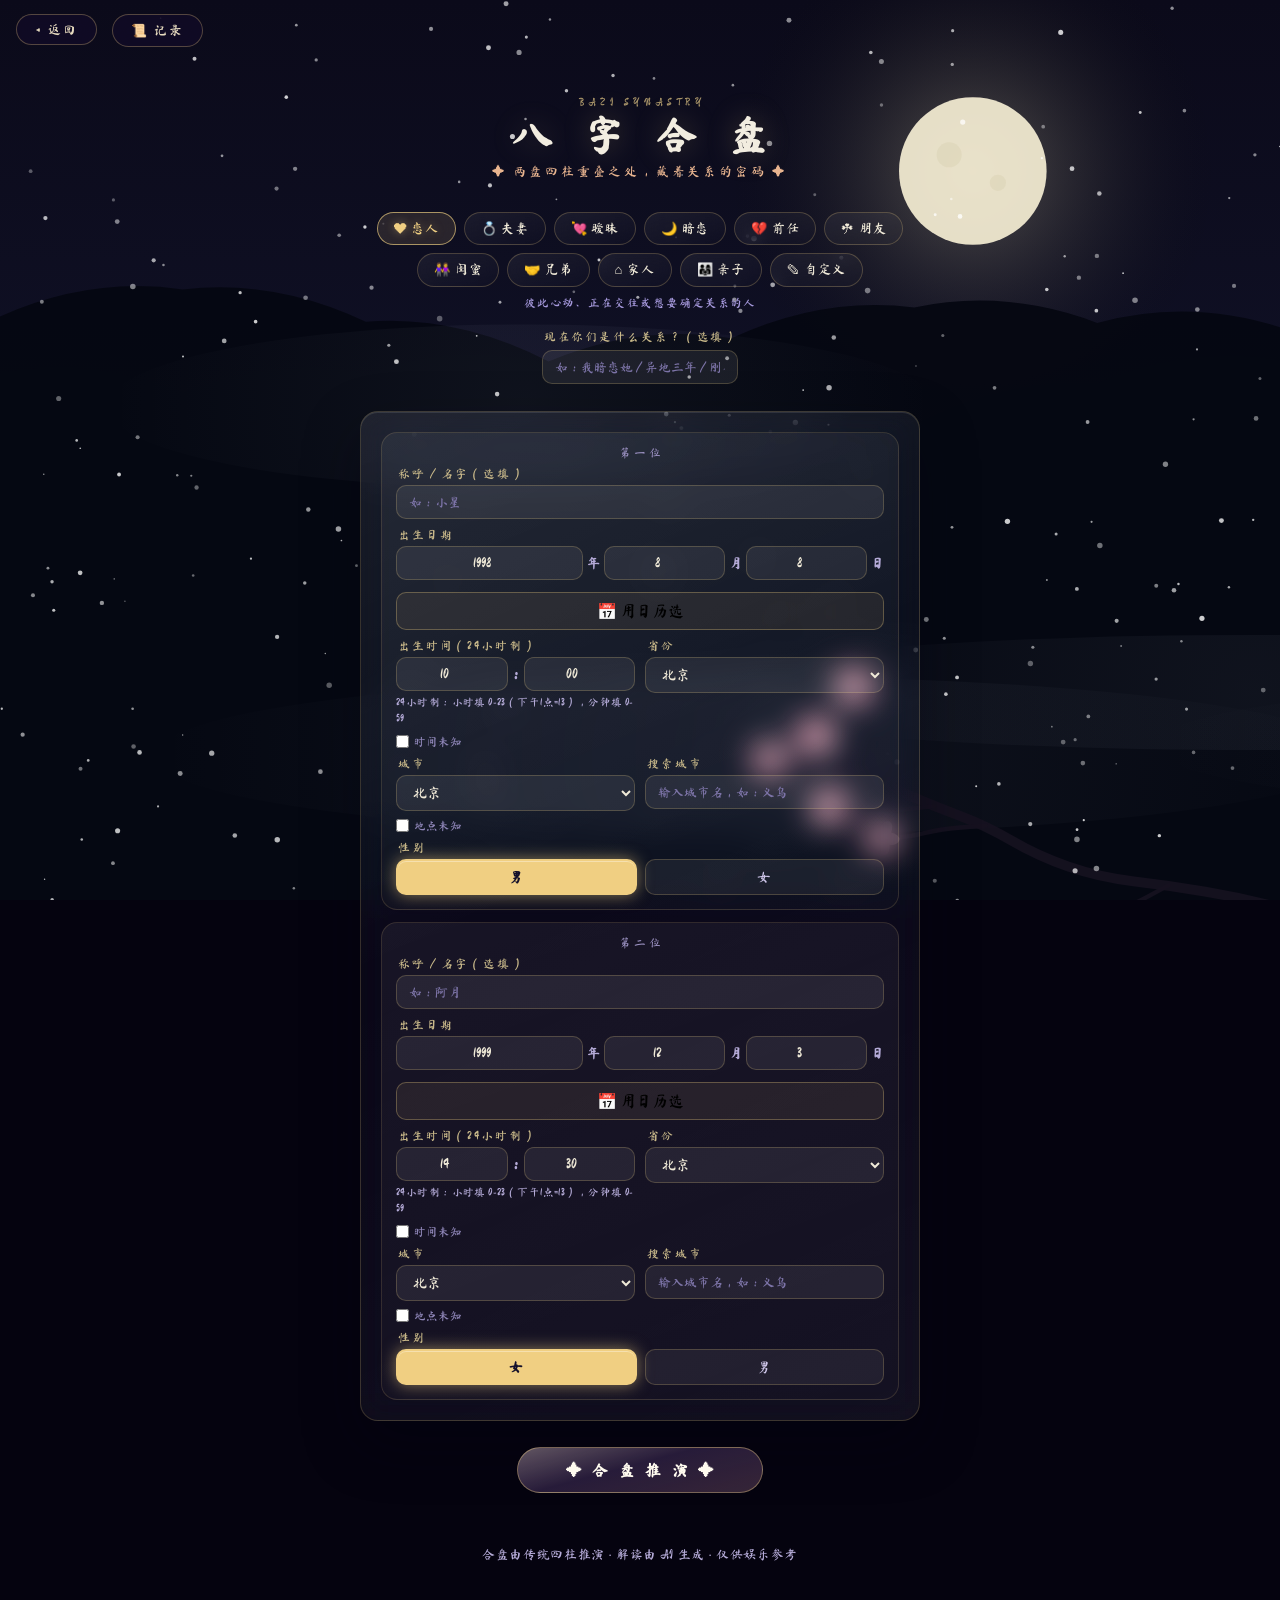
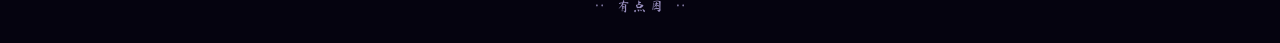
<file: bazi/hehun/index.html>
<!DOCTYPE html>
<html lang="zh-CN">
<head>
<meta charset="UTF-8">
<meta name="viewport" content="width=device-width,initial-scale=1,viewport-fit=cover">
<title>八字合盘 · 有点困</title>
<link rel="preconnect" href="https://fonts.loli.net">
<link rel="preconnect" href="https://fonts.loli.net">
<link rel="stylesheet" href="https://fonts.loli.net/css2?family=Ma+Shan+Zheng&display=swap">
<style>
:root{--gold:#f0cf82;--gold-rgb:240,207,130;--gold-dim:#a9956a;--ivory:#f2ede0;--muted:#b5abd8;--purple:#c9b0e8;--purple-rgb:201,176,232;--glass-rgb:255,255,255}
*{margin:0;padding:0;box-sizing:border-box;-webkit-tap-highlight-color:transparent}
html,body{min-height:100%;background:#05030f}
body{font-family:"Ma Shan Zheng","Xingkai SC","STXingkai","Kaiti SC","STKaiti","KaiTi","楷体",serif;color:var(--ivory);overflow-x:hidden;user-select:none}
canvas#stars{position:fixed;inset:0;z-index:0}
body[data-phase="day"]{--gold:#8a6a2e;--gold-rgb:138,106,46;--gold-dim:#9c8a68;--ivory:#2c2a36;--muted:#6b6480;--purple:#7a5a9a;--purple-rgb:122,90,154;--glass-rgb:70,58,44}
body[data-phase="dusk"]{--gold:#a85f2c;--gold-rgb:168,95,44;--gold-dim:#a08560;--ivory:#38282a;--muted:#8a7068;--purple:#8a5a72;--purple-rgb:138,90,114;--glass-rgb:80,50,38}
body[data-phase="day"],body[data-phase="dusk"]{background:#efe8d8}
.btn-back{position:fixed;top:max(14px,env(safe-area-inset-top));left:16px;z-index:10;
  background:rgba(20,12,44,.55);border:1px solid rgba(240,207,130,.3);color:#e8dcc0;
  border-radius:999px;padding:8px 18px;font-size:.8rem;letter-spacing:.15em;cursor:pointer;
  backdrop-filter:blur(8px);-webkit-backdrop-filter:blur(8px);font-family:inherit}
.portal{position:relative;z-index:2;min-height:100svh;display:flex;flex-direction:column;
  align-items:center;text-align:center;padding:clamp(64px,11vh,96px) 20px 30px}
.kicker{font-size:.68rem;letter-spacing:.42em;text-indent:.42em;color:var(--gold-dim)}
.p-title{font-size:clamp(1.7rem,6.4vw,2.5rem);letter-spacing:.3em;text-indent:.3em;font-weight:600;
  color:var(--ivory);text-shadow:0 0 30px rgba(240,207,130,.25);margin-top:8px}
.p-sub{margin-top:10px;font-size:.8rem;letter-spacing:.22em;color:#e8b48f}
.rel-bar{display:flex;gap:8px;justify-content:center;flex-wrap:wrap;margin-top:clamp(22px,4vh,34px);width:min(560px,94vw)}
.rel-chip{cursor:pointer;user-select:none;-webkit-user-select:none;padding:8px 16px;border-radius:999px;
  border:1px solid rgba(240,207,130,.24);color:#f0ead8;font-size:.82rem;letter-spacing:.06em;
  background:linear-gradient(160deg,rgba(255,255,255,.06),rgba(255,255,255,.012));
  backdrop-filter:blur(8px);-webkit-backdrop-filter:blur(8px);transition:.2s}
.rel-chip.on{border-color:rgba(240,207,130,.65);color:var(--gold);background:rgba(240,207,130,.12);
  text-shadow:0 0 10px rgba(240,207,130,.4)}
/* 昼夜主题（浅色向日葵底）适配：关系选择胶囊 */
body[data-phase="day"] .rel-chip,body[data-phase="dusk"] .rel-chip{
  color:#5d4e2c;border-color:rgba(138,106,46,.42);
  background:linear-gradient(160deg,rgba(240,207,130,.38),rgba(255,255,255,.5));
  text-shadow:none}
body[data-phase="day"] .rel-chip.on,body[data-phase="dusk"] .rel-chip.on{
  border-color:rgba(138,106,46,.75);color:#4a3c1c;background:rgba(240,207,130,.55);
  box-shadow:0 0 12px rgba(138,106,46,.3);text-shadow:none}
.b-form{width:min(560px,94vw);margin-top:clamp(18px,3vh,28px);text-align:left;
  background:linear-gradient(155deg,rgba(255,255,255,.085),rgba(255,255,255,.025) 45%,rgba(255,255,255,.055));
  border:1px solid rgba(240,207,130,.18);border-radius:18px;
  padding:clamp(14px,3vw,20px);
  backdrop-filter:blur(16px) saturate(150%);-webkit-backdrop-filter:blur(16px) saturate(150%);
  box-shadow:0 22px 56px rgba(4,2,18,.35), inset 0 1px 0 rgba(255,255,255,.10)}
.b-pair-person{background:linear-gradient(160deg,rgba(255,255,255,.06),rgba(255,255,255,.015));
  border:1px solid rgba(240,207,130,.15);border-radius:16px;
  padding:14px;display:flex;flex-direction:column;gap:10px;margin-bottom:12px}
.b-pair-person:last-child{margin-bottom:0}
.b-pair-tag{font-size:.72rem;color:#9a90c0;letter-spacing:.3em;text-align:center;text-indent:.3em}
.b-row{display:flex;gap:10px}
.b-row .b-field{flex:1;min-width:0}
.b-field{display:flex;flex-direction:column;gap:6px}
.b-label{font-size:.74rem;color:#c9b98a;letter-spacing:.16em;text-indent:.16em}
.b-input,.b-select{width:100%;background:rgba(255,255,255,.07);border:1px solid rgba(240,207,130,.22);
  border-radius:10px;padding:9px 12px;color:#f0ead8;font-family:inherit;font-size:.88rem;outline:none;
  color-scheme:dark;transition:.2s}
.b-input:focus,.b-select:focus{border-color:rgba(240,207,130,.6);background:rgba(240,207,130,.06)}
.b-input::placeholder{color:#7d74a8;font-size:.8rem}
.b-pickrow{display:flex;gap:8px}
.b-pick{flex:none;width:38px;height:38px;border-radius:10px;border:1px solid rgba(240,207,130,.3);
  background:rgba(240,207,130,.08);cursor:pointer;font-size:1rem;line-height:1;
  display:flex;align-items:center;justify-content:center;transition:.2s;padding:0;font-family:inherit}
.b-pick:active{background:rgba(240,207,130,.2);transform:scale(.93)}
.b-unknown{display:flex;align-items:center;gap:5px;font-size:.72rem;color:#8f86b8;cursor:pointer;user-select:none;margin-top:2px}
.b-unknown input{accent-color:#f0cf82}
.b-hint{font-size:.66rem;color:var(--muted);letter-spacing:.04em;margin-top:-2px;line-height:1.5}
.b-time{display:flex;align-items:center;gap:6px}
.b-time .b-input{text-align:center;padding:9px 6px;min-width:0}
.b-time-hh{flex:1}
.b-time-mm{flex:1}
.b-time-colon{flex:none;color:var(--muted);font-size:1.05rem;font-weight:600;line-height:1}
.b-date{display:flex;align-items:center;gap:4px}
.b-date .b-input{text-align:center;padding:9px 4px;min-width:0}
.b-date-y{flex:1.6}
.b-date-m{flex:1}
.b-date-d{flex:1}
.b-date-sep{flex:none;color:var(--muted);font-size:.8rem;font-weight:600}
.b-field.dim{opacity:.45}
.b-gender{display:flex;gap:8px}
.b-gender button{flex:1;padding:9px 0;border-radius:10px;border:1px solid rgba(240,207,130,.22);
  background:rgba(255,255,255,.06);color:#cfc6ea;font-family:inherit;font-size:.84rem;cursor:pointer;transition:.2s;letter-spacing:.1em}
.b-gender button.on{color:#14102b;background:var(--gold);border-color:var(--gold);font-weight:700;
  box-shadow:0 0 16px rgba(240,207,130,.55),inset 0 1px 0 rgba(255,255,255,.35);border-width:2px}
body[data-phase="day"] .b-gender button,body[data-phase="dusk"] .b-gender button{
  color:#5d4e2c;border-color:rgba(138,106,46,.35);background:rgba(255,255,255,.5)}
body[data-phase="day"] .b-gender button.on,body[data-phase="dusk"] .b-gender button.on{
  color:#14102b;background:linear-gradient(160deg,#d9b45c,#b8872e);border-color:#8a6a2e;font-weight:700;
  box-shadow:0 0 14px rgba(138,106,46,.5),inset 0 1px 0 rgba(255,255,255,.4);border-width:2px}
.btn-gold{margin-top:clamp(18px,3vh,26px);cursor:pointer;border-radius:999px;
  padding:14px 44px;font-size:.98rem;letter-spacing:.24em;text-indent:.24em;
  font-family:inherit;font-weight:600;color:#fffbef;position:relative;overflow:hidden;isolation:isolate;
  background:linear-gradient(165deg,rgba(255,238,196,.32),rgba(240,207,130,.08) 44%,rgba(198,150,74,.18)),linear-gradient(#160c33,#160c33);
  border:1px solid rgba(240,207,130,.4);transition:.25s;
  backdrop-filter:blur(12px);-webkit-backdrop-filter:blur(12px)}
.btn-gold:disabled{opacity:.5;cursor:default}
.btn-gold:active{transform:scale(.96)}
.pair-note{font-size:.72rem;color:#8a81b8;min-height:1.5em;margin-top:12px;letter-spacing:.08em}
#pairResult{width:min(580px,94vw);margin-top:clamp(18px,3vh,28px);display:none;text-align:left}
.p-head{display:flex;align-items:center;justify-content:center;gap:12px;
  font-size:1.05rem;color:#e9e3ff;letter-spacing:.1em;margin-bottom:6px}
.p-head .ps{font-size:1.5rem;color:#f2d488;text-shadow:0 0 12px rgba(240,207,130,.5)}
.p-rel{text-align:center;color:#a79ade;font-size:.78rem;letter-spacing:.2em;margin-bottom:12px}
.a-card{background:rgba(255,255,255,.05);backdrop-filter:blur(10px);-webkit-backdrop-filter:blur(10px);
  border:1px solid rgba(255,255,255,.10);border-radius:18px;padding:clamp(14px,3vw,22px);
  box-shadow:0 14px 40px rgba(4,2,18,.4);line-height:1.9;font-size:.9rem;color:#e6e0f4}
.a-card h3{color:var(--gold);font-size:.95rem;margin:14px 0 6px;letter-spacing:.08em;text-align:center}
.a-card h3:first-child{margin-top:0}
.a-card strong{color:#ffe4ab;font-weight:600}
.a-card p{margin:7px 0}
.a-card .chip{display:inline-block;margin:2px 4px 2px 0;padding:2px 10px;border-radius:999px;
  background:rgba(240,207,130,.12);border:1px solid rgba(240,207,130,.3);color:#f2d488;font-size:.76rem}
.a-card table{width:100%;border-collapse:collapse;font-size:.8rem;margin-top:4px}
.a-card table td{border-bottom:1px solid rgba(255,255,255,.06);padding:5px 4px;color:#d8d0ef}
.a-card table td:first-child{color:#b5abd8;width:7em;white-space:nowrap}
.pan-grid{display:grid;grid-template-columns:1fr 1fr 1fr 1fr;gap:8px;margin-bottom:12px}
.pan-col{background:rgba(255,255,255,.04);border:1px solid rgba(240,207,130,.18);border-radius:12px;padding:10px 6px;text-align:center}
.pan-col .pc-label{font-size:.6rem;color:#9a90c0;letter-spacing:.2em}
.pan-col .pc-gz{font-size:1.15rem;color:#f2d488;margin-top:3px;letter-spacing:.08em}
.pan-col .pc-ten{font-size:.66rem;color:#b5abd8;margin-top:3px}
.pan-col .pc-wx{font-size:.6rem;color:#8f86b8}
.pan-col.hl{border-color:rgba(240,207,130,.55);background:rgba(240,207,130,.08)}
.pan-col.hl .pc-gz{color:#ffe4ab;text-shadow:0 0 10px rgba(240,207,130,.6)}
.b-pair-block{background:rgba(255,255,255,.03);border:1px solid rgba(240,207,130,.14);border-radius:16px;
  padding:12px;margin-bottom:12px}
.b-pair-name{text-align:center;color:var(--gold);font-size:.82rem;letter-spacing:.18em;margin-bottom:8px}
.b-pair-sum{text-align:center;font-size:.68rem;color:#9a90c0;letter-spacing:.04em;margin-top:8px}
.p-foot{text-align:center;font-size:.8rem;color:#b5abd8;margin-top:26px;letter-spacing:.05em}
.p-foot2{font-size:.82rem;letter-spacing:.3em;text-indent:.3em;color:#9a90c0;margin-top:auto;padding-top:36px}
body[data-phase="day"] .p-foot,body[data-phase="dusk"] .p-foot,
body[data-phase="day"] .p-foot2,body[data-phase="dusk"] .p-foot2{color:var(--muted)}
.a-loading{display:flex;align-items:center;justify-content:center;gap:12px;color:#c9c0e8;padding:26px 0}
.orb-ring{position:relative;width:20px;height:20px;flex:none}
.orb-ring::before{content:"";position:absolute;inset:0;border-radius:50%;
  border:1.5px solid rgba(240,207,130,.25);border-top-color:var(--gold);animation:orbSpin 1.1s linear infinite}
.orb-ring::after{content:"✦";position:absolute;inset:0;display:flex;align-items:center;justify-content:center;
  font-size:.5rem;color:var(--gold);animation:orbGlow 2.2s ease-in-out infinite}
@keyframes orbSpin{to{transform:rotate(360deg)}}
@keyframes orbGlow{0%,100%{opacity:.4}50%{opacity:1;text-shadow:0 0 10px rgba(240,207,130,.8)}}
.pair-share{display:flex;gap:10px;justify-content:center;margin-top:14px;flex-wrap:wrap}
.soon-pill{display:inline-flex;align-items:center;justify-content:center;cursor:pointer;
  padding:10px 20px;border-radius:999px;font-size:.86rem;color:#f0ead8;letter-spacing:.06em;
  border:1px solid rgba(240,207,130,.28);background:linear-gradient(160deg,rgba(255,255,255,.06),rgba(255,255,255,.012));
  backdrop-filter:blur(8px);-webkit-backdrop-filter:blur(8px);font-family:inherit;text-decoration:none;transition:.25s}
.soon-pill:active{transform:scale(.95)}
body[data-phase="day"] .b-form,body[data-phase="dusk"] .b-form{background:rgba(255,255,255,.55);border-color:rgba(0,0,0,.12)}
body[data-phase="day"] .b-input,body[data-phase="dusk"] .b-input,body[data-phase="day"] .b-select,body[data-phase="dusk"] .b-select{background:rgba(255,255,255,.65);color:var(--ivory);border-color:rgba(0,0,0,.14)}
body[data-phase="day"] .a-card,body[data-phase="dusk"] .a-card{background:rgba(255,255,255,.6);border-color:rgba(0,0,0,.1);color:var(--ivory)}
body[data-phase="day"] .a-card table td,body[data-phase="dusk"] .a-card table td{color:var(--ivory);border-bottom-color:rgba(0,0,0,.08)}
body[data-phase="day"] .a-card table td:first-child,body[data-phase="dusk"] .a-card table td:first-child{color:var(--muted)}
body[data-phase="day"] .pan-col,body[data-phase="dusk"] .pan-col{background:rgba(255,255,255,.42);border-color:rgba(0,0,0,.14)}
body[data-phase="day"] .pan-col .pc-gz,body[data-phase="dusk"] .pan-col .pc-gz{color:var(--gold)}
.rel-desc{text-align:center;font-size:.72rem;color:#a79ade;letter-spacing:.08em;margin-top:10px;min-height:1.6em}
.rel-custom{display:flex;gap:8px;justify-content:center;align-items:center;margin-top:10px;width:min(560px,94vw)}
.rel-custom .b-input{flex:1;max-width:340px}
body[data-phase="day"] .rel-desc,body[data-phase="dusk"] .rel-desc{color:var(--muted)}
/* ---------- 分享弹窗（对齐单盘命盘页） ---------- */
.mask{position:fixed;inset:0;z-index:99;background:rgba(3,1,14,.86);backdrop-filter:blur(8px);
  display:none;align-items:center;justify-content:center;padding:24px}
.mask.show{display:flex}
.sheet{width:min(560px,94vw);background:rgba(18,14,36,.92);border:1px solid rgba(240,207,130,.22);
  border-radius:20px;padding:clamp(14px,3vw,22px);box-shadow:0 18px 60px rgba(0,0,0,.5);
  font-family:inherit;color:var(--ivory)}
.sheet-h{display:flex;justify-content:space-between;align-items:center;margin-bottom:8px}
.sheet-h .t{color:var(--gold);letter-spacing:.12em;font-size:.95rem}
.sheet-h .x{background:none;border:none;color:#b5abd8;font-size:1.1rem;cursor:pointer;font-family:inherit;padding:4px 8px}
.btn{border-radius:999px;padding:11px 24px;font-family:inherit;font-size:.85rem;letter-spacing:.08em;cursor:pointer;transition:.25s;border:1px solid transparent}
.btn:active{transform:scale(.95)}
.btn-primary{background:linear-gradient(160deg,rgba(240,207,130,.25),rgba(255,255,255,.05));border-color:rgba(240,207,130,.55);color:#f6ecc9}
.btn-ghost{background:rgba(255,255,255,.06);border-color:rgba(255,255,255,.18);color:#d8d0ef}
.btn-danger{background:rgba(232,122,122,.16);border-color:rgba(232,122,122,.4);color:#f0b3b3}
.hist-item{padding:11px 12px;border-radius:11px;background:rgba(255,255,255,.04);
  border:1px solid rgba(240,207,130,.12);margin-bottom:9px;font-size:.78rem;line-height:1.7;cursor:pointer;transition:.2s}
.hist-item:active{transform:scale(.97)}
.hist-item .hi-t{color:var(--gold);letter-spacing:.04em}
.hist-item .hi-d{font-size:.6rem;color:rgba(240,207,130,.45);margin-top:3px}
.hist-item .hi-p{color:rgba(242,237,224,.7);margin-top:5px;max-height:2.8em;overflow:hidden}
.hist-empty{text-align:center;color:rgba(240,207,130,.45);font-size:.75rem;padding:30px 0;letter-spacing:.1em}
@media(max-width:420px){.b-row{flex-direction:column}.b-row .b-field{flex:auto}}
</style>
</head>
<body>
<canvas id="stars"></canvas>
<button class="btn-back" id="btnHist" style="left:112px">📜 记录</button>
<button class="btn-back" id="btnBack">◂ 返回</button>

<div class="portal">
  <header>
    <div class="kicker">BAZI SYNASTRY</div>
    <h1 class="p-title">八 字 合 盘</h1>
    <p class="p-sub">✦ 两盘四柱重叠之处，藏着关系的密码 ✦</p>
  </header>

  <div class="rel-bar" id="relBar">
    <span class="rel-chip on" data-rel="恋人" data-desc="彼此心动、正在交往或想要确定关系的人">❤ 恋人</span>
    <span class="rel-chip" data-rel="夫妻" data-desc="已结婚或打算共度一生的伴侣">💍 夫妻</span>
    <span class="rel-chip" data-rel="暧昧" data-desc="互有好感却还没说破的拉扯">💘 暧昧</span>
    <span class="rel-chip" data-rel="暗恋" data-desc="心里偷偷喜欢，对方或许还不知道">🌙 暗恋</span>
    <span class="rel-chip" data-rel="前任" data-desc="曾经爱过、已经分开的故人">💔 前任</span>
    <span class="rel-chip" data-rel="朋友" data-desc="相处舒服、无话不谈的知己">☘ 朋友</span>
    <span class="rel-chip" data-rel="闺蜜" data-desc="掏心窝子的好姐妹">👭 闺蜜</span>
    <span class="rel-chip" data-rel="兄弟" data-desc="过命交情的好哥们">🤝 兄弟</span>
    <span class="rel-chip" data-rel="家人" data-desc="血脉相连或胜似亲人的羁绊">⌂ 家人</span>
    <span class="rel-chip" data-rel="亲子" data-desc="父母与子女之间的缘分">👨‍👩‍👧 亲子</span>
    <span class="rel-chip" data-rel="自定义" data-desc="写下你们的关系，如「我暗恋她」">✎ 自定义</span>
  </div>
  <div class="rel-desc" id="relDesc">彼此心动、正在交往或想要确定关系的人</div>
  <div class="rel-custom" id="relCustom" style="display:none">
    <input class="b-input" id="relCustomInput" type="text" maxlength="14" placeholder="写下你们的关系，如：我暗恋她" autocomplete="off">
    <button type="button" class="b-pick" id="relCustomOk" style="flex:none;width:auto;padding:0 16px;height:38px">确认</button>
  </div>
  <div class="rel-now" id="relNowWrap">
    <label class="b-label" style="text-align:center;display:block;margin-top:16px">现在你们是什么关系？（选填）</label>
    <input class="b-input" id="relNow" type="text" maxlength="30" placeholder="如：我暗恋她 / 异地三年 / 刚在一起 / 冷战了两个月…" autocomplete="off" style="margin-top:8px">
  </div>

  <div class="b-form" id="bForm">
    <div class="b-pair-person">
      <div class="b-pair-tag">第一位</div>
      <div class="b-field">
        <label class="b-label">称呼 / 名字（选填）</label>
        <input class="b-input" id="pNameA" type="text" maxlength="10" placeholder="如：小星">
      </div>
      <div class="b-row">
        <div class="b-field">
          <label class="b-label">出生日期</label>
          <div class="b-date">
            <input class="b-input b-date-y" id="pDateAY" type="number" inputmode="numeric" min="1900" max="2100" maxlength="4" placeholder="年" value="1998" autocomplete="off">
            <span class="b-date-sep">年</span>
            <input class="b-input b-date-m" id="pDateAM" type="number" inputmode="numeric" min="1" max="12" maxlength="2" placeholder="月" value="8" autocomplete="off">
            <span class="b-date-sep">月</span>
            <input class="b-input b-date-d" id="pDateAD" type="number" inputmode="numeric" min="1" max="31" maxlength="2" placeholder="日" value="8" autocomplete="off">
            <span class="b-date-sep">日</span>
          </div>
          <button type="button" class="b-pick" data-pick="pDateA" style="margin-top:6px;width:100%" title="用选择器选日期">📅 用日历选</button>
        </div>
      </div>
      <div class="b-row">
        <div class="b-field">
          <label class="b-label">出生时间（24小时制）</label>
          <div class="b-time">
            <input class="b-input b-time-hh" id="pTimeHhA" type="number" inputmode="numeric" min="0" max="23" maxlength="2" placeholder="时" value="10" autocomplete="off">
            <span class="b-time-colon">:</span>
            <input class="b-input b-time-mm" id="pTimeMmA" type="number" inputmode="numeric" min="0" max="59" maxlength="2" placeholder="分" value="00" autocomplete="off">
          </div>
          <div class="b-hint">24小时制：小时填 0-23（下午1点=13），分钟填 0-59</div>
          <label class="b-unknown"><input type="checkbox" data-unknowntime="pTimeHhA"> 时间未知</label>
        </div>
        <div class="b-field">
          <label class="b-label">省份</label>
          <select class="b-select" data-province="A"></select>
        </div>
      </div>
      <div class="b-row">
        <div class="b-field">
          <label class="b-label">城市</label>
          <select class="b-select" data-city="A"></select>
          <label class="b-unknown"><input type="checkbox" data-unknowncity="A"> 地点未知</label>
        </div>
        <div class="b-field">
          <label class="b-label">搜索城市</label>
          <input class="b-input" data-citysearch="A" type="text" placeholder="输入城市名，如：义乌" autocomplete="off">
        </div>
      </div>
      <div class="b-field">
        <label class="b-label">性别</label>
        <div class="b-gender" data-gender="A">
          <button data-g="男" class="on">男</button>
          <button data-g="女">女</button>
        </div>
      </div>
    </div>

    <div class="b-pair-person">
      <div class="b-pair-tag">第二位</div>
      <div class="b-field">
        <label class="b-label">称呼 / 名字（选填）</label>
        <input class="b-input" id="pNameB" type="text" maxlength="10" placeholder="如：阿月">
      </div>
      <div class="b-row">
        <div class="b-field">
          <label class="b-label">出生日期</label>
          <div class="b-date">
            <input class="b-input b-date-y" id="pDateBY" type="number" inputmode="numeric" min="1900" max="2100" maxlength="4" placeholder="年" value="1999" autocomplete="off">
            <span class="b-date-sep">年</span>
            <input class="b-input b-date-m" id="pDateBM" type="number" inputmode="numeric" min="1" max="12" maxlength="2" placeholder="月" value="12" autocomplete="off">
            <span class="b-date-sep">月</span>
            <input class="b-input b-date-d" id="pDateBD" type="number" inputmode="numeric" min="1" max="31" maxlength="2" placeholder="日" value="3" autocomplete="off">
            <span class="b-date-sep">日</span>
          </div>
          <button type="button" class="b-pick" data-pick="pDateB" style="margin-top:6px;width:100%" title="用选择器选日期">📅 用日历选</button>
        </div>
      </div>
      <div class="b-row">
        <div class="b-field">
          <label class="b-label">出生时间（24小时制）</label>
          <div class="b-time">
            <input class="b-input b-time-hh" id="pTimeHhB" type="number" inputmode="numeric" min="0" max="23" maxlength="2" placeholder="时" value="14" autocomplete="off">
            <span class="b-time-colon">:</span>
            <input class="b-input b-time-mm" id="pTimeMmB" type="number" inputmode="numeric" min="0" max="59" maxlength="2" placeholder="分" value="30" autocomplete="off">
          </div>
          <div class="b-hint">24小时制：小时填 0-23（下午1点=13），分钟填 0-59</div>
          <label class="b-unknown"><input type="checkbox" data-unknowntime="pTimeHhB"> 时间未知</label>
        </div>
        <div class="b-field">
          <label class="b-label">省份</label>
          <select class="b-select" data-province="B"></select>
        </div>
      </div>
      <div class="b-row">
        <div class="b-field">
          <label class="b-label">城市</label>
          <select class="b-select" data-city="B"></select>
          <label class="b-unknown"><input type="checkbox" data-unknowncity="B"> 地点未知</label>
        </div>
        <div class="b-field">
          <label class="b-label">搜索城市</label>
          <input class="b-input" data-citysearch="B" type="text" placeholder="输入城市名，如：义乌" autocomplete="off">
        </div>
      </div>
      <div class="b-field">
        <label class="b-label">性别</label>
        <div class="b-gender" data-gender="B">
          <button data-g="女" class="on">女</button>
          <button data-g="男">男</button>
        </div>
      </div>
    </div>
  </div>

  <button class="btn-gold" id="btnGo">✦ 合 盘 推 演 ✦</button>
  <div class="pair-note" id="pairNote"></div>

  <div id="pairResult">
    <div class="p-head"><span class="ps">✦</span><span id="pTitle">八字合盘</span><span class="ps">✦</span></div>
    <div class="p-rel" id="pRel"></div>
    <div class="a-card" id="pText"></div>
    <div class="pair-share">
      <button class="soon-pill" id="btnPairShare">🖼 图片分享</button>
      <button class="soon-pill" id="btnPairCopy">📋 文字分享</button>
      <button class="soon-pill" id="btnHole">🕳️ 去树洞聊聊</button>
    </div>
  </div>

  <!-- 分享弹窗 -->
  <div class="mask" id="shotModal" style="z-index:99;align-items:center;justify-content:center">
    <div class="sheet" style="border-radius:20px;max-height:86vh;display:flex;flex-direction:column;gap:12px;align-items:center">
      <div class="sheet-h" style="width:100%"><div class="t">📤 分享这次合盘</div><button class="x" id="shotClose">✕</button></div>
      <div id="shotLoading" style="display:none;color:#f0cf82;letter-spacing:.18em;font-size:1rem;padding:70px 0;text-align:center">✦ 正在生成分享图…</div>
      <img id="shotImg" alt="分享图" style="max-width:92%;max-height:52vh;border-radius:12px;box-shadow:0 14px 46px rgba(0,0,0,.5)">
      <div style="display:flex;gap:12px;flex-wrap:wrap;justify-content:center">
        <button class="btn btn-primary" id="btnShotImg" style="flex:0 0 auto;padding:11px 24px">🖼 图片分享</button>
        <button class="btn btn-ghost" id="btnShotTxt" style="flex:0 0 auto;padding:11px 24px">📋 文字分享</button>
      </div>
      <div style="font-size:.72rem;color:rgba(var(--gold-rgb),.5);letter-spacing:.08em">也可以长按图片直接保存</div>
    </div>
  </div>

  <div class="p-foot">合盘由传统四柱推演 · 解读由 AI 生成 · 仅供娱乐参考</div>
  <footer class="p-foot2">‥ 有点困 ‥</footer>
</div>

<!-- 历史记录详情 -->
<div class="mask" id="histDetailMask" style="z-index:100;align-items:center;justify-content:center">
  <div class="sheet" style="border-radius:20px;max-height:84vh;display:flex;flex-direction:column;gap:12px">
    <div class="sheet-h" style="width:100%"><div class="t">📜 合盘详情</div><button class="x" id="histDetailClose">✕</button></div>
    <div id="histDetailBody" style="flex:1;overflow-y:auto;-webkit-overflow-scrolling:touch;min-height:0;-webkit-user-select:text;user-select:text;text-align:left;font-size:.82rem;line-height:1.85;color:rgba(242,237,224,.88);white-space:pre-wrap;word-break:break-word"></div>
    <div style="display:flex;gap:10px;justify-content:center;flex-wrap:wrap">
      <button class="btn btn-primary" id="btnHistShare" style="flex:0 0 auto;padding:11px 22px">📤 分享这条记录</button>
      <button class="btn btn-ghost" id="btnHistDetailClose2" style="flex:0 0 auto;padding:11px 22px">关 闭</button>
    </div>
  </div>
</div>

<!-- 历史记录 -->
<div class="mask" id="histMask">
  <div class="sheet">
    <div class="sheet-h">
      <div class="t">📜 合盘记录</div>
      <button class="x" id="histClose">✕</button>
    </div>
    <div id="histList" style="max-height:60vh;overflow-y:auto;-webkit-overflow-scrolling:touch"></div>
    <div class="sheet-foot" style="display:flex;gap:10px;margin-top:14px">
      <button class="btn btn-danger" id="histClear" style="flex:0 0 84px">清空</button>
      <button class="btn btn-ghost" id="histCopy" style="flex:0 0 100px">☁️ 复制</button>
      <button class="btn btn-primary" id="histCopyMem">☁️ 复制到记忆库</button>
    </div>
  </div>
</div>

<script src="../bazi-engine.js"></script>
<script src="../../memory.js?v=2"></script>
<script src="../../ai-prompt-template.js?v=2"></script>
<script src="../../treehole.js?v=12"></script>
<script src="../../ai-relay.js?v=10"></script>
<script src="../../agent-tools.js?v=1"></script>
<script>
'use strict';
/* ================= 基础 ================= */
const $=id=>document.getElementById(id);
const esc=t=>{const d=document.createElement('div');d.textContent=t==null?'':t;return d.innerHTML;};

/* ================= 国画雪梅背景（昼夜跟随，与八字页一致） ================= */
const cv=document.getElementById('stars'),ctx=cv.getContext('2d');
let snow=[],mist=[],W,H,PHASE='night',branchSegs=[],plumBlossoms=[];
const PHASES={
  night:{sky:['#0b0a1a','#101126','#05040d'],ink:['rgba(26,30,52,.82)','rgba(15,18,36,.9)','rgba(6,8,18,.97)'],orb:{x:.76,y:.19,r:.082,c:'rgba(246,238,212,.92)',glow:'rgba(240,228,185,.32)',glowR:3.4},snow:'rgba(255,255,255,.9)',branch:'rgba(22,18,32,.92)',plum:['#f0c2d2','#e6a4bb','#f6dbe4'],mistRgb:'198,208,230',mistA:.055},
  day:{sky:['#f8f3e8','#efe7d6','#e5dac2'],ink:['rgba(150,158,175,.28)','rgba(118,126,148,.36)','rgba(86,94,116,.48)'],orb:{x:.74,y:.2,r:.07,c:'rgba(255,250,238,.95)',glow:'rgba(255,236,188,.55)',glowR:3.8},snow:'rgba(158,174,200,.72)',branch:'rgba(72,52,50,.82)',plum:['#c0556b','#ad3f57','#d9788c'],mistRgb:'255,255,255',mistA:.45},
  dusk:{sky:['#f5ddc5','#e7ba96','#d0916d'],ink:['rgba(152,112,116,.32)','rgba(116,78,92,.4)','rgba(78,52,68,.52)'],orb:{x:.72,y:.62,r:.075,c:'rgba(255,238,205,.92)',glow:'rgba(255,188,128,.5)',glowR:4.2},snow:'rgba(255,246,236,.85)',branch:'rgba(56,36,40,.86)',plum:['#b34a5e','#a33d50','#cf6f80'],mistRgb:'255,230,210',mistA:.32}
};
function currentPhase(){const h=new Date().getHours();if(h>=6&&h<16)return 'day';if(h>=16&&h<19)return 'dusk';return 'night';}
PHASE=currentPhase();if(document.body)document.body.dataset.phase=PHASE;
setInterval(()=>{const p=currentPhase();if(p!==PHASE){PHASE=p;document.body.dataset.phase=p;}},60000);

/* ================= 雪梅背景动画 ================= */
function resizeStars(){W=cv.width=innerWidth;H=cv.height=innerHeight;
  snow=[];const n=Math.max(46,Math.floor(W/5));
  for(let i=0;i<n;i++)snow.push({x:Math.random()*W,y:Math.random()*H,r:Math.random()*2.1+.7,vy:Math.random()*.6+.32,vx:(Math.random()-.5)*.42,a:Math.random()*.55+.35,ph:Math.random()*7});
  mist=[];for(let i=0;i<4;i++)mist.push({x:Math.random()*W,y:(.38+Math.random()*.46)*H,w:W*(.55+Math.random()*.7),h:H*(.05+Math.random()*.06),v:Math.random()*.1+.03,ph:Math.random()*7});
  buildPlum();}
function buildPlum(){branchSegs=[];plumBlossoms=[];
  const S=Math.min(W,H);let pts=[[W*1.03,H*1.02]],x=W*1.03,y=H*1.02,ang=Math.PI*1.16;
  for(let i=0;i<9;i++){const len=S*.088*(1-i*.06);ang+=(Math.random()-.5)*.5;x+=Math.cos(ang)*len;y+=Math.sin(ang)*len;pts.push([x,y]);}
  branchSegs.push({pts,w:S*.011});
  for(let k=2;k<pts.length-1;k++){if(Math.random()<.8){let[bx,by]=pts[k];let bAng=Math.atan2(by-pts[k-1][1],bx-pts[k-1][0])+(Math.random()<.5?.75:-.75);let bp=[[bx,by]],cx=bx,cy=by;const seg=2+Math.floor(Math.random()*2);for(let j=0;j<seg;j++){const len=S*.05*(1-j*.22);bAng+=(Math.random()-.5)*.6;cx+=Math.cos(bAng)*len;cy+=Math.sin(bAng)*len;bp.push([cx,cy]);}branchSegs.push({pts:bp,w:S*.0048});plumBlossoms.push({x:cx,y:cy,r:S*.012+Math.random()*2.5,ang:Math.random()*7,ph:Math.random()*7});}}
  const[ex,ey]=pts[pts.length-1];plumBlossoms.push({x:ex,y:ey,r:S*.015,ang:Math.random()*7,ph:Math.random()*7});}
function drawMountain(baseY,peakY,color,seed){ctx.fillStyle=color;ctx.beginPath();ctx.moveTo(0,baseY);const step=W/7;for(let i=0;i<=7;i++){const x=i*step;const h=peakY+(Math.sin(i*1.7+seed*3)*.16+Math.cos(i*.9+seed)*.12)*H*.16;if(i===0)ctx.lineTo(x,h);else{const px=(i-1)*step;const py=peakY+(Math.sin((i-1)*1.7+seed*3)*.16+Math.cos((i-1)*.9+seed)*.12)*H*.16;ctx.quadraticCurveTo((px+x)/2,(py+h)/2-H*.03,x,h);}}ctx.lineTo(W,baseY);ctx.lineTo(W,H);ctx.lineTo(0,H);ctx.closePath();ctx.fill();}
function drawBlossom(b,colors,t){const sway=Math.sin(t/1600+b.ph)*.05;ctx.save();ctx.translate(b.x,b.y);ctx.rotate(b.ang+sway);for(let i=0;i<5;i++){ctx.rotate(Math.PI*2/5);ctx.fillStyle=colors[i%colors.length];ctx.beginPath();ctx.ellipse(0,-b.r*.72,b.r*.55,b.r*.86,0,0,7);ctx.fill();}ctx.fillStyle='rgba(244,214,150,.9)';ctx.beginPath();ctx.arc(0,0,b.r*.28,0,7);ctx.fill();ctx.restore();}
function drawBranch(P){ctx.strokeStyle=P.branch;ctx.lineCap='round';ctx.lineJoin='round';for(const s of branchSegs){ctx.lineWidth=s.w;ctx.beginPath();ctx.moveTo(s.pts[0][0],s.pts[0][1]);for(let i=1;i<s.pts.length;i++){const[x0,y0]=s.pts[i-1],[x1,y1]=s.pts[i];ctx.quadraticCurveTo(x0,y0,(x0+x1)/2,(y0+y1)/2);}const last=s.pts[s.pts.length-1];ctx.lineTo(last[0],last[1]);ctx.stroke();}}
function drawScene(t){const P=PHASES[PHASE];const g=ctx.createLinearGradient(0,0,0,H);g.addColorStop(0,P.sky[0]);g.addColorStop(.5,P.sky[1]);g.addColorStop(1,P.sky[2]);ctx.fillStyle=g;ctx.fillRect(0,0,W,H);const o=P.orb,ox=o.x*W,oy=o.y*H,or=Math.min(W,H)*o.r;const og=ctx.createRadialGradient(ox,oy,0,ox,oy,or*o.glowR);og.addColorStop(0,o.glow);og.addColorStop(1,'rgba(0,0,0,0)');ctx.fillStyle=og;ctx.beginPath();ctx.arc(ox,oy,or*o.glowR,0,7);ctx.fill();ctx.fillStyle=o.c;ctx.beginPath();ctx.arc(ox,oy,or,0,7);ctx.fill();if(PHASE==='night'){ctx.fillStyle='rgba(198,188,150,.2)';ctx.beginPath();ctx.arc(ox-or*.32,oy-or*.22,or*.17,0,7);ctx.fill();ctx.beginPath();ctx.arc(ox+or*.34,oy+or*.16,or*.11,0,7);ctx.fill();}drawMountain(H*.58,H*.50,P.ink[0],1);drawMountain(H*.72,H*.43,P.ink[1],2);drawMountain(H*.87,H*.36,P.ink[2],3);mist.forEach(m=>{m.x-=m.v;if(m.x<-m.w)m.x=W+m.w;const cg=ctx.createRadialGradient(m.x+m.w/2,m.y,0,m.x+m.w/2,m.y,m.w/2);cg.addColorStop(0,'rgba('+P.mistRgb+','+P.mistA+')');cg.addColorStop(1,'rgba('+P.mistRgb+',0)');ctx.fillStyle=cg;ctx.beginPath();ctx.ellipse(m.x+m.w/2,m.y,m.w/2,m.h,0,0,7);ctx.fill();});drawBranch(P);plumBlossoms.forEach(b=>drawBlossom(b,P.plum,t));const wind=Math.sin(t/4200)*.55;snow.forEach(s=>{s.y+=s.vy;s.x+=s.vx+wind+Math.sin(t/1800+s.ph)*.35;if(s.y>H+6){s.y=-6;s.x=Math.random()*W;}if(s.x<-6)s.x=W+6;if(s.x>W+6)s.x=-6;ctx.globalAlpha=s.a;ctx.fillStyle=P.snow;ctx.beginPath();ctx.arc(s.x,s.y,s.r,0,7);ctx.fill();});ctx.globalAlpha=1;requestAnimationFrame(drawScene);}
addEventListener('resize',resizeStars);resizeStars();requestAnimationFrame(drawScene);

/* ================= 返回 ================= */
$('btnBack').onclick=()=>{location.href='../';};

/* ================= 城市：省份 → 城市 联动 + 搜索 ================= */
(function(){
  const CITY_LON=window.BaziEngine&&BaziEngine.CITY_LON||{};
  /* 省份 → 城市 映射（城市名与引擎键一致；直辖市区县并作市） */
  const PROV_CITY={
    '北京':['北京'],
    '天津':['天津'],
    '上海':['上海'],
    '重庆':['重庆'],
    '河北':['石家庄','唐山','秦皇岛','邯郸','邢台','保定','张家口','承德','沧州','廊坊','衡水','辛集市','晋州市','新乐市','遵化市','迁安市','滦州市','武安市','南宫市','沙河市','涿州市','定州市','安国市','高碑店市','平泉市','泊头市','任丘市','黄骅市','河间市','霸州市','三河市','深州市'],
    '山西':['太原','大同','阳泉','长治','晋城','朔州','晋中','运城','忻州','临汾','吕梁','古交市','高平市','怀仁市','介休市','永济市','河津市','原平市','侯马市','霍州市','孝义市','汾阳市'],
    '内蒙古':['呼和浩特','包头','乌海','赤峰','通辽','鄂尔多斯','呼伦贝尔','巴彦淖尔','乌兰察布','兴安盟','锡林郭勒','阿拉善','霍林郭勒市','满洲里市','牙克石市','扎兰屯市','额尔古纳市','根河市','丰镇市','乌兰浩特市','阿尔山市','二连浩特市','锡林浩特市'],
    '辽宁':['沈阳','大连','鞍山','抚顺','本溪','丹东','锦州','营口','阜新','辽阳','盘锦','铁岭','朝阳','葫芦岛','新民市','瓦房店市','庄河市','海城市','东港市','凤城市','凌海市','北镇市','盖州市','大石桥市','灯塔市','调兵山市','开原市','北票市','凌源市','兴城市'],
    '吉林':['长春','吉林','四平','辽源','通化','白山','松原','白城','延边','榆树市','德惠市','公主岭市','蛟河市','桦甸市','舒兰市','磐石市','双辽市','梅河口市','集安市','临江市','扶余市','洮南市','大安市','延吉市','图们市','敦化市','珲春市','龙井市','和龙市'],
    '黑龙江':['哈尔滨','齐齐哈尔','鸡西','鹤岗','双鸭山','大庆','伊春','佳木斯','七台河','牡丹江','黑河','绥化','大兴安岭','尚志市','双城市','五常市','讷河市','密山市','虎林市','铁力市','同江市','富锦市','绥芬河市','海林市','宁安市','穆棱市','北安市','五大连池市','安达市','肇东市','海伦市'],
    '江苏':['南京','无锡','徐州','常州','苏州','南通','连云港','淮安','盐城','扬州','镇江','泰州','宿迁','江阴市','宜兴市','新沂市','邳州市','溧阳市','常熟市','张家港市','昆山市','太仓市','启东市','如皋市','海安市','东台市','仪征市','高邮市','丹阳市','扬中市','句容市','兴化市','靖江市','泰兴市'],
    '浙江':['杭州','宁波','温州','嘉兴','湖州','绍兴','金华','衢州','舟山','台州','丽水','建德市','余姚市','慈溪市','瑞安市','乐清市','海宁市','平湖市','桐乡市','诸暨市','嵊州市','兰溪市','义乌市','东阳市','永康市','江山市','温岭市','临海市','龙泉市'],
    '安徽':['合肥','芜湖','蚌埠','淮南','马鞍山','淮北','铜陵','安庆','黄山','滁州','阜阳','宿州','六安','亳州','池州','宣城','巢湖市','天长市','明光市','桐城市','宁国市','界首市'],
    '福建':['福州','厦门','莆田','三明','泉州','漳州','南平','龙岩','宁德','福清市','长乐市','永安市','石狮市','晋江市','南安市','龙海市','邵武市','武夷山市','建瓯市','建阳市','漳平市','福安市','福鼎市'],
    '江西':['南昌','景德镇','萍乡','九江','新余','鹰潭','赣州','吉安','宜春','抚州','上饶','乐平市','瑞昌市','共青城市','贵溪市','瑞金市','井冈山市','丰城市','樟树市','高安市','德兴市'],
    '山东':['济南','青岛','淄博','枣庄','东营','烟台','潍坊','济宁','泰安','威海','日照','临沂','德州','聊城','滨州','菏泽','胶州市','即墨市','平度市','莱西市','滕州市','龙口市','莱阳市','莱州市','蓬莱市','招远市','栖霞市','海阳市','青州市','诸城市','寿光市','安丘市','高密市','昌邑市','曲阜市','邹城市','新泰市','肥城市','乳山市','荣成市','文登市','乐陵市','禹城市','临清市'],
    '河南':['郑州','开封','洛阳','平顶山','安阳','鹤壁','新乡','焦作','濮阳','许昌','漯河','三门峡','南阳','商丘','信阳','周口','驻马店','济源','巩义市','荥阳市','新密市','新郑市','登封市','偃师市','舞钢市','汝州市','林州市','卫辉市','辉县市','沁阳市','孟州市','禹州市','长葛市','义马市','灵宝市','邓州市','永城市','项城市'],
    '湖北':['武汉','黄石','十堰','宜昌','襄阳','鄂州','荆门','孝感','荆州','黄冈','咸宁','随州','恩施','大冶市','丹江口市','宜都市','枝江市','当阳市','宜城市','钟祥市','应城市','安陆市','汉川市','石首市','洪湖市','松滋市','麻城市','武穴市','赤壁市','广水市','仙桃市','潜江市','天门市','利川市'],
    '湖南':['长沙','株洲','湘潭','衡阳','邵阳','岳阳','常德','张家界','益阳','郴州','永州','怀化','娄底','湘西','浏阳市','醴陵市','湘乡市','韶山市','耒阳市','常宁市','武冈市','汨罗市','临湘市','津市市','沅江市','资兴市','洪江市','冷水江市','涟源市','吉首市'],
    '广东':['广州','韶关','深圳','珠海','汕头','佛山','江门','湛江','茂名','肇庆','惠州','梅州','汕尾','河源','阳江','清远','东莞','中山','潮州','揭阳','云浮','南雄市','乐昌市','台山市','开平市','鹤山市','恩平市','廉江市','雷州市','吴川市','高州市','化州市','信宜市','四会市','兴宁市','陆丰市','阳春市','英德市','连州市','普宁市','罗定市'],
    '广西':['南宁','柳州','桂林','梧州','北海','防城港','钦州','贵港','玉林','百色','贺州','河池','来宾','崇左','岑溪市','东兴市','桂平市','平果市','宜州市','凭祥市','合山市'],
    '海南':['海口','三亚','儋州','琼海','文昌','万宁','东方','五指山'],
    '四川':['成都','自贡','攀枝花','泸州','德阳','绵阳','广元','遂宁','内江','乐山','南充','眉山','宜宾','广安','达州','雅安','巴中','资阳','阿坝','甘孜','凉山','都江堰市','彭州市','邛崃市','崇州市','简阳市','广汉市','什邡市','绵竹市','江油市','峨眉山市','阆中市','华蓥市','万源市','会理市','康定市','马尔康市','西昌市'],
    '贵州':['贵阳','六盘水','遵义','安顺','毕节','铜仁','黔西南','黔东南','黔南','清镇市','赤水市','仁怀市','兴义市','凯里市','都匀市','福泉市'],
    '云南':['昆明','曲靖','玉溪','保山','昭通','丽江','普洱','临沧','楚雄','红河','文山','西双版纳','大理','德宏','怒江','迪庆','安宁市','宣威市','腾冲市','芒市','瑞丽市','泸水市','香格里拉市'],
    '西藏':['拉萨','日喀则','昌都','林芝','山南','那曲','阿里'],
    '陕西':['西安','铜川','宝鸡','咸阳','渭南','延安','汉中','榆林','安康','商洛','韩城市','华阴市','兴平市','神木市','子长市'],
    '甘肃':['兰州','嘉峪关','金昌','白银','天水','武威','张掖','平凉','酒泉','庆阳','定西','陇南','临夏','甘南','玉门市','敦煌市','合作市','临夏市'],
    '青海':['西宁','海东','海北','黄南','海南州','果洛','玉树','海西','格尔木市','德令哈市','茫崖市'],
    '宁夏':['银川','石嘴山','吴忠','固原','中卫','灵武市','青铜峡市'],
    '新疆':['乌鲁木齐','克拉玛依','吐鲁番','哈密','昌吉','博尔塔拉','巴音郭楞','阿克苏','克孜勒苏','喀什','和田','伊犁','塔城','阿勒泰','石河子市','阿拉尔市','图木舒克市','五家渠市','北屯市','铁门关市','双河市','可克达拉市','昆玉市','胡杨河市','新星市'],
    '港澳台':['香港','澳门','台北','高雄','台中','台南','新北','桃园','基隆','新竹','嘉义']
  };
  /* 直辖市/特别行政区/自治区简写 */
  const allProv=Object.keys(PROV_CITY);
  /* 过滤：只保留引擎里真实存在的城市 */
  const filt=arr=>(arr||[]).filter(c=>CITY_LON[c]);
  /* 初始化每个 data-province / data-city / data-citysearch 对 */
  document.querySelectorAll('select[data-province]').forEach(ps=>{
    const tag=ps.dataset.province;
    const cs=document.querySelector('select[data-city="'+tag+'"]');
    const sr=document.querySelector('input[data-citysearch="'+tag+'"]');
    ps.innerHTML='<option value="">选择省份</option>'+allProv.map(p=>'<option value="'+esc(p)+'">'+esc(p)+'</option>').join('');
    const fillCities=prov=>{
      if(!cs)return;
      const list=prov?filt(PROV_CITY[prov]||[]):[];
      cs.innerHTML=list.length
        ? list.map(c=>'<option value="'+esc(c)+'">'+esc(c)+'</option>').join('')
        : '<option value="">—</option>';
      if(prov)cs.value=list[0]||'';
    };
    ps.addEventListener('change',()=>{fillCities(ps.value);if(sr)sr.value='';});
    /* 搜索：实时过滤省份下拉（模糊匹配城市名，命中即跳转省份并选中） */
    if(sr){
      sr.addEventListener('input',()=>{
        const kw=sr.value.trim();
        if(!kw){return;}
        for(const p of allProv){
          const hit=filt(PROV_CITY[p]).find(c=>c.indexOf(kw)>=0);
          if(hit){
            if(ps.value!==p){ps.value=p;fillCities(p);}
            if(cs&&cs.querySelector('option[value="'+esc(hit)+'"]'))cs.value=hit;
            return;
          }
        }
      });
    }
    /* 默认：北京 */
    ps.value='北京';fillCities('北京');
  });
})();

/* ================= 关系类型选择（带介绍 + 自定义） ================= */
let pairRel='恋人';
const REL_DESC={
  '恋人':'彼此心动、正在交往或想要确定关系的人',
  '夫妻':'已结婚或打算共度一生的伴侣',
  '暧昧':'互有好感却还没说破的拉扯',
  '暗恋':'心里偷偷喜欢，对方或许还不知道',
  '前任':'曾经爱过、已经分开的故人',
  '朋友':'相处舒服、无话不谈的知己',
  '闺蜜':'掏心窝子的好姐妹',
  '兄弟':'过命交情的好哥们',
  '家人':'血脉相连或胜似亲人的羁绊',
  '亲子':'父母与子女之间的缘分',
  '自定义':'写下你们的关系，如「我暗恋她」'
};
function relDescTxt(r){return REL_DESC[r]||'写下你们的关系';}
document.querySelectorAll('.rel-chip').forEach(c=>{
  c.onclick=()=>{
    document.querySelectorAll('.rel-chip').forEach(x=>x.classList.remove('on'));
    c.classList.add('on');
    if(c.dataset.rel==='自定义'){
      pairRel='自定义';
      $('relDesc').textContent='写下你们的关系，如「我暗恋她」';
      $('relCustom').style.display='flex';
      $('relCustomInput').focus();
    }else{
      pairRel=c.dataset.rel;
      $('relDesc').textContent=relDescTxt(pairRel);
      $('relCustom').style.display='none';
    }
  };
});
$('relCustomOk').onclick=()=>{
  const v=$('relCustomInput').value.trim();
  if(!v){alert('先写下你们的关系');return;}
  pairRel=v;
  $('relDesc').textContent='你们的关系：'+v;
  $('relCustom').style.display='none';
  $('relCustomInput').blur();
};
$('relCustomInput').addEventListener('keydown',e=>{if(e.key==='Enter'){$('relCustomOk').onclick();}});

/* ================= 选择器 + 未知开关 + 性别 ================= */
(function(){
  const hiddenPs={};
  const hp=()=>{
    if(hiddenPs.d)return hiddenPs.d;
    const d=document.createElement('div');
    d.style.cssText='position:fixed;left:-9999px;top:0;width:1px;height:1px;overflow:hidden;opacity:0;pointer-events:none';
    d.innerHTML='<input type="date" id="hpDate"><input type="time" id="hpTime">';
    document.body.appendChild(d);
    hiddenPs.d={date:document.getElementById('hpDate'),time:document.getElementById('hpTime')};
    return hiddenPs.d;
  };
  document.querySelectorAll('.b-pick[data-pick]').forEach(btn=>{
    btn.onclick=()=>{
      const prefix=btn.dataset.pick;
      const isDate=prefix.indexOf('Date')>=0;
      const s=prefix.slice(-1); // A / B
      const inp=$('p'+(isDate?'Date':'Time')+s);
      const p=hp();
      if(isDate){
        const y=$('pDate'+s+'Y'),m=$('pDate'+s+'M'),d=$('pDate'+s+'D');
        p.date.value=(y&&y.value?String(y.value).padStart(4,'0'):'1998')+'-'+(m&&m.value?String(m.value).padStart(2,'0'):'08')+'-'+(d&&d.value?String(d.value).padStart(2,'0'):'08');
        p.date.showPicker?p.date.showPicker():p.date.focus();
        p.date.onchange=()=>{ if(p.date.value){const mm=String(p.date.value).match(/^(\d{4})-(\d{2})-(\d{2})$/);if(mm){if(y)y.value=+mm[1];if(m)m.value=+mm[2];if(d)d.value=+mm[3];}} p.date.onchange=null; };
      }else{
        const tm=String(inp.value).match(/^(\d{1,2})[:：.点时](\d{1,2})?(?:分)?$/);
        p.time.value=(tm?(String(+tm[1]).padStart(2,'0')+':'+String(tm[2]?+tm[2]:0).padStart(2,'0')):'10:00');
        p.time.showPicker?p.time.showPicker():p.time.focus();
        p.time.onchange=()=>{if(p.time.value)inp.value=p.time.value;p.time.onchange=null;};
      }
    };
  });
  document.querySelectorAll('.b-time .b-input').forEach(inp=>{
    inp.addEventListener('input',()=>{
      let v=inp.value.replace(/\D/g,'').slice(0,2);
      if(inp.classList.contains('b-time-hh')&&v&&+v>23)v='23';
      if(inp.classList.contains('b-time-mm')&&v&&+v>59)v='59';
      if(inp.value!==v)inp.value=v;
    });
    inp.addEventListener('blur',()=>{
      if(inp.value===''){inp.value='';return;}
      let v=String(+inp.value);
      if(inp.classList.contains('b-time-hh')&&+v>23)v='23';
      if(inp.classList.contains('b-time-mm')&&+v>59)v='59';
      if(inp.value!==v)inp.value=v;
    });
  });
  /* 日期三框输入守卫：年4位、月1-12、日1-31、越界自动修正 */
  document.querySelectorAll('.b-date .b-input').forEach(inp=>{
    inp.addEventListener('input',()=>{
      let v=inp.value.replace(/\D/g,'');
      if(inp.classList.contains('b-date-y'))v=v.slice(0,4);
      else v=v.slice(0,2);
      if(inp.classList.contains('b-date-m')&&v&&+v>12)v='12';
      if(inp.classList.contains('b-date-d')&&v&&+v>31)v='31';
      if(inp.value!==v)inp.value=v;
    });
    inp.addEventListener('blur',()=>{
      if(inp.value===''){inp.value='';return;}
      let v=String(+inp.value);
      if(inp.classList.contains('b-date-y')&&+v<1900)v='1900';
      if(inp.classList.contains('b-date-m')&&+v>12)v='12';
      if(inp.classList.contains('b-date-d')&&+v>31)v='31';
      if(inp.value!==v)inp.value=v;
    });
  });
  document.querySelectorAll('input[data-unknowntime]').forEach(cb=>{
    cb.addEventListener('change',()=>{
      const tag=cb.dataset.unknowntime; // 形如 pTimeHhA
      const s=tag.slice(-1);
      const hh=document.getElementById('pTimeHh'+s),mm=document.getElementById('pTimeMm'+s);
      if(hh)hh.disabled=cb.checked;
      if(mm)mm.disabled=cb.checked;
      cb.closest('.b-field').classList.toggle('dim',!cb.checked);
    });
  });
  document.querySelectorAll('input[data-unknowncity]').forEach(cb=>{
    cb.addEventListener('change',()=>{
      const s=cb.dataset.unknowncity; // A / B
      const prov=document.querySelector('select[data-province="'+s+'"]');
      const city=document.querySelector('select[data-city="'+s+'"]');
      const search=document.querySelector('input[data-citysearch="'+s+'"]');
      if(prov)prov.disabled=cb.checked;
      if(city)city.disabled=cb.checked;
      if(search)search.disabled=cb.checked;
      cb.closest('.b-field').classList.toggle('dim',!cb.checked);
    });
  });
  document.querySelectorAll('.b-gender[data-gender]').forEach(g=>{
    g.addEventListener('click',e=>{
      const b=e.target.closest('button');if(!b)return;
      g.querySelectorAll('button').forEach(x=>x.classList.remove('on'));
      b.classList.add('on');
    });
  });
})();

/* ================= 日期/时间解析 ================= */
function parseDateStr(s){
  s=String(s||'').trim();if(!s)return null;
  let m=s.match(/^(\d{4})[-/.年](\d{1,2})[-/.月](\d{1,2})日?$/);
  if(!m)m=s.match(/^(\d{4})(\d{2})(\d{2})$/);
  if(!m)return null;
  const y=+m[1],mo=+m[2],d=+m[3];
  if(y<1895||y>2100||mo<1||mo>12||d<1)return null;
  const dim=[0,31,29,31,30,31,30,31,31,30,31,30,31];
  if(d>dim[mo])return null;
  return {y,m:mo,d};
}
function parseTimeStr(s){
  s=String(s||'').trim();if(!s)return null;
  let m=s.match(/^(\d{1,2})[:：.点时](\d{1,2})(?:分)?$/);
  if(!m)m=s.match(/^(\d{2})(\d{2})$/);
  if(!m)m=s.match(/^(\d)(\d{2})$/);
  if(!m)m=s.match(/^(\d{1,2})[点时]?$/);
  if(!m)return null;
  const hh=+m[1],mm=m[2]?+m[2]:0;
  if(hh<0||hh>23||mm<0||mm>59)return null;
  return {hh,mm};
}

/* ================= 读取一位信息 ================= */
function readOne(s){
  const name=$('pName'+s).value.trim();
  const y=$('pDate'+s+'Y'),m=$('pDate'+s+'M'),d=$('pDate'+s+'D');
  const dateStr=(y&&y.value?String(y.value).trim():'')+'-'+(m&&m.value?String(m.value).trim():'')+'-'+(d&&d.value?String(d.value).trim():'');
  const pd=parseDateStr(dateStr);
  if(!pd)throw new Error('第'+(s==='A'?'一':'二')+'位出生日期格式不对');
  const rawHh=($('pTimeHh'+s)||{}).value,rawMm=($('pTimeMm'+s)||{}).value;
  const rawTime=(String(rawHh||'').trim()||String(rawMm||'').trim())
    ? (String(rawHh||'').trim()+':'+String(rawMm||'').trim()) : '';
  const citySel=document.querySelector('select[data-city="'+s+'"]');
  const city=citySel?citySel.value:'';
  const tmUnk=!!(document.querySelector('input[data-unknowntime="pTimeHh'+s+'"]')||{}).checked;
  const ctUnk=!!(document.querySelector('input[data-unknowncity="'+s+'"]')||{}).checked;
  const genEl=document.querySelector('.b-gender[data-gender="'+s+'"]');
  const gen=(genEl&&genEl.querySelector('button.on'))?genEl.querySelector('button.on').dataset.g:'男';
  let hh=12,mm=0;
  if(!tmUnk&&String(rawTime||'').trim()){
    const pt=parseTimeStr(rawTime);
    if(!pt)throw new Error('第'+(s==='A'?'一':'二')+'位出生时间格式不对（小时0-23，分钟0-59）');
    hh=pt.hh;mm=pt.mm;
  }
  const p=window.BaziEngine.paipan(name||('命主'+s),gen,pd.y,pd.m,pd.d,tmUnk?12:hh,tmUnk?0:mm,ctUnk?'':city,false);
  p.timeUnknown=tmUnk;p.cityUnknown=ctUnk;p.inputTime=rawTime;p.inputCity=ctUnk?'':city;p.gender=gen;p.name=name||('第'+(s==='A'?'一':'二')+'位');
  return p;
}

/* ================= 五行取色 ================= */
function E_WX(c){try{return window.BaziEngine.GAN_WX[c]||window.BaziEngine.ZHI_WX[c]||'';}catch(e){return'';}}
const TEN_COLOR={'正官':'#f2d488','七杀':'#e8a85c','正财':'#c9b0e8','偏财':'#a79ade','正印':'#8fc7e8','偏印':'#6fb1e2','比肩':'#8fe0c0','劫财':'#5cc99a','食神':'#f2a0a0','伤官':'#e87a7a'};

/* ================= 传统合婚计算 ================= */
function calcHeHun(pa,pb){
  const E=window.BaziEngine||{};
  const out={dims:[],score:0,maxScore:0,notes:[]};
  const aGan=pa.pillars[2][0],aZhi=pa.pillars[2][1];
  const bGan=pb.pillars[2][0],bZhi=pb.pillars[2][1];
  const wxSk=E.WX_SK||{};
  let score=0,max=0;
  /* 1) 日主五行互补 */
  const axml=E.GAN_WX[aGan]||'',bxml=E.GAN_WX[bGan]||'';
  if(axml&&bxml){
    max++;
    const sheng=wxSk[axml]&&wxSk[axml].生===bxml;
    const ke=wxSk[axml]&&wxSk[axml].克===bxml;
    const tong=axml===bxml;
    if(tong){out.dims.push(axml+'与'+bxml+'·日主同气');score+=.7;out.notes.push('两盘日主同为'+axml+'，同气相求，心思容易想到一处，但也可能都吃同一套亏。');}
    else if(sheng){out.dims.push(axml+'生'+bxml+'·相生');score+=1;out.notes.push('你（日主'+axml+'）生TA（日主'+bxml+'），有天然的照顾欲，TA也容易依赖你。');}
    else if(ke){out.dims.push(axml+'克'+bxml+'·相克');score+=.3;out.notes.push('你（日主'+axml+'）克TA（日主'+bxml+'），强势中带点摩擦，注意别把TA管太死。');}
    else{out.dims.push(axml+'·'+bxml+'·比和');score+=.8;out.notes.push('五行不相生不相克，各守本分，相处平稳但有潜力变得平淡。');}
  }
  /* 2) 日柱天干五合 */
  if(E.WU_HE&&E.WU_HE[aGan]===bGan){out.dims.push(aGan+bGan+'·天干五合');score+=1;max+=1;out.notes.push('日柱天干'+aGan+bGan+'相合，是八字合婚里最讨喜的配置之一，天然有吸引力和默契。');}
  else{max+=1;}
  /* 3) 地支六合 / 六冲 */
  const hePair=(E.LIUHE||[]).find(pr=>pr.includes(aZhi)&&pr.includes(bZhi));
  if(hePair){out.dims.push(aZhi+bZhi+'·地支六合');score+=1;max+=1;out.notes.push('日支'+aZhi+bZhi+'六合，亲密感强，相处黏得起来。');}
  else{max+=1;}
  const chong=(E.CHONG||{})[aZhi]===bZhi;
  if(chong){out.dims.push(aZhi+bZhi+'·地支六冲');max+=1;out.notes.push('日支'+aZhi+bZhi+'六冲，方向感相反，磨合期容易顶牛，需要刻意找共同节奏。');}
  else{max+=1;}
  /* 4) 年柱纳音 */
  const nA=pa.pillars[0],nB=pb.pillars[0];
  const nayinA=E.NAYIN?E.NAYIN[nA]:'';
  const nayinB=E.NAYIN?E.NAYIN[nB]:'';
  if(nayinA&&nayinB){
    out.dims.push(nayinA+'·'+nayinB+'·纳音');max+=1;
    const naWx=E.NAYIN_WX||{};
    const wa=naWx[nA]||'',wb=naWx[nB]||'';
    if(wa&&wb){
      if(wa===wb){score+=.8;out.notes.push('年柱纳音同为'+wa+'，两家根基同气息，大环境上比较对味。');}
      else if(wxSk[wa]&&wxSk[wa].生===wb){score+=.7;out.notes.push('年纳音'+wa+'生'+wb+'，先天缘分不错，长辈层面看着也顺眼。');}
      else if(wxSk[wb]&&wxSk[wb].生===wa){score+=.7;out.notes.push('年纳音'+wb+'生'+wa+'，TA的家族气场滋养你这边。');}
      else if(wxSk[wa]&&wxSk[wa].克===wb){score+=.3;out.notes.push('年纳音'+wa+'克'+wb+'，两家风格有点冲，但在小家庭里不见得是坏事。');}
      else{score+=.5;}
    }
  }
  /* 5) 喜用神互补 */
  const needA=pa.xiYong||[],needB=pb.xiYong||[];
  if(needA.length&&needB.length&&needB.some(w=>needA.includes(w))){out.dims.push('喜用互补');score+=.9;max+=1;out.notes.push('两人命里缺的元素正好能互相补，长线看是互相托底的那种。');}
  else if(needA.length&&needB.length){max+=1;out.notes.push('喜用神没有直接重叠，各自要补的不是同一个元素，好在也不算相冲。');}
  out.score=Math.round(score/max*100);
  return out;
}

/* ================= 双人四柱并排渲染 ================= */
function renderPairGrid(pa,pb){
  const renderOne=(p,lbl)=>{
    const cols=[
      {label:'年柱',gz:p.pillars[0],ten:p.tens[0]},
      {label:'月柱',gz:p.pillars[1],ten:p.tens[1]},
      {label:'日柱',gz:p.pillars[2],ten:p.tens[2],hl:true},
      {label:'时柱',gz:p.pillars[3],ten:p.tens[3]}
    ];
    const grid=cols.map(c=>{
      const gz=c.gz||'';const gan=gz[0]||'',zhi=gz[1]||'';
      return '<div class="pan-col'+(c.hl?' hl':'')+'">'
        +'<div class="pc-label">'+c.label+'</div>'
        +'<div class="pc-gz">'+esc(gz)+'</div>'
        +'<div class="pc-ten" style="color:'+(TEN_COLOR[c.ten]||'#b5abd8')+'">'+esc(c.ten||'')+'</div>'
        +'<div class="pc-wx">'+E_WX(gan)+' / '+E_WX(zhi)+'</div></div>';
    }).join('');
    return '<div class="b-pair-block">'
      +'<div class="b-pair-name">'+(lbl==='A'?'第一位':'第二位')+(p.name?' · '+esc(p.name):'')+'</div>'
      +'<div class="pan-grid">'+grid+'</div>'
      +'<div class="b-pair-sum">'+esc(p.pillars.join(' '))+' · '+(p.dayMasterFull||'')+' · '+(p.pattern||'')+' · '+(p.strength||'')+'</div></div>';
  };
  return renderOne(pa,'A')+renderOne(pb,'B');
}

/* ================= 合婚数据 + 双盘档案 ================= */
function renderHeHun(pa,pb,he){
  const score=he.score||0;
  const grade=score>=80?'上等 · 两心相契':score>=60?'中上 · 能处出默契':score>=45?'中等 · 需用心经营':'磨合是重点 · 缘在人为';
  let html='<h3>✦ 传统合婚 · '+esc(pairRel)+' ✦</h3>'
    +'<div style="text-align:center;padding:6px 0 2px">'
    +'<span style="font-size:2.2rem;color:#f0cf82;font-weight:600">'+score+'</span>'
    +'<span style="font-size:.82rem;color:#cfc6ea;letter-spacing:.12em;margin-left:8px">分 · '+esc(grade)+'</span></div>';
  if(he.dims&&he.dims.length){
    html+='<div style="text-align:center;margin:8px 0">'+he.dims.map(d=>'<span class="chip">'+esc(d)+'</span>').join('')+'</div>';
  }
  if(he.notes&&he.notes.length){
    html+='<div style="font-size:.82rem;line-height:1.95;margin-top:8px">'+he.notes.map(n=>'✧ '+esc(n)).join('<br>')+'</div>';
  }
  html+='<h3>双盘档案</h3>';
  html+=pairArchiveOne(pa,'第一位')+pairArchiveOne(pb,'第二位');
  return html;
}
function pairArchiveOne(p,lbl){
  const timeTxt=p.timeUnknown?'未知（按午时推演）':(''+p.hh+':'+String(p.mm).padStart(2,'0'));
  const rows=[
    [lbl+(p.name?' · '+p.name:''),''],
    ['公历',''+p.y+'年'+p.m+'月'+p.d+'日 '+timeTxt],
    ['出生地',p.cityUnknown?'未知（按东八区推演）':(p.inputCity||p.place||'—')],
    ['四柱',p.pillars.join(' ')],
    ['日主',p.dayMasterFull+'（'+(p.dmWx||'')+'）'],
    ['身强弱',p.strength],
    ['格局',p.pattern],
    ['喜用神',(p.xiYong||[]).join('、')],
    ['忌神',(p.jiYong||[]).join('、')],
    ['大运','虚岁'+Math.round((p.dy&&p.dy.startAge)||0)+'起运：'+((p.dy&&p.dy.steps)||[]).join(' → ')]
  ];
  return '<table>'+rows.map(r=>'<tr><td>'+esc(r[0])+'</td><td>'+esc(r[1])+'</td></tr>').join('')+'</table>';
}

/* ================= 极简 MD→HTML ================= */
function mdToHtml(t){
  const blocks=[];
  t=t.replace(/```([\s\S]*?)```/g,(m,c)=>{blocks.push(c);return '\u0000BLOCK'+(blocks.length-1)+'\u0000';});
  let h=esc(t);
  h=h.replace(/^### (.*)$/gm,'<h3>$1</h3>');
  h=h.replace(/^## (.*)$/gm,'<h3 style="margin-top:16px">$1</h3>');
  h=h.replace(/^# (.*)$/gm,'<h3>$1</h3>');
  h=h.replace(/\*\*(.+?)\*\*/g,'<strong>$1</strong>');
  h=h.replace(/^- (.*)$/gm,'<p>· $1</p>');
  h=h.replace(/\n/g,'<br>');
  h=h.replace(/\u0000BLOCK(\d+)\u0000/g,(m,i)=>{
    const b=blocks[+i]||'';
    return '<pre style="font-family:ui-monospace,Consolas,monospace;font-size:.78rem;line-height:1.5;'
      +'background:rgba(240,207,130,.06);border:1px solid rgba(240,207,130,.18);border-radius:10px;'
      +'padding:10px 12px;overflow-x:auto;color:#e6e0f4;white-space:pre;margin:8px 0">'+esc(b)+'</pre>';
  });
  return h;
}

/* ================= 主流程：合盘推演 ================= */
let lastPair=null,pairBusy=false;
$('btnGo').onclick=async function(){
  if(pairBusy)return;
  const btn=this;
  let pa=null,pb=null,he=null;
  try{
    pairBusy=true;btn.disabled=true;btn.textContent='✦ 推 演 中 ✦';
    $('pairResult').style.display='none';
    pa=readOne('A');pb=readOne('B');
    he=calcHeHun(pa,pb);
    lastPair={a:pa,b:pb,he:he,rel:pairRel,now:(($('relNow')&&$('relNow').value.trim())||''),text:''};
    $('pairResult').style.display='block';
    $('pRel').textContent='『 '+pairRel+' 』';
    $('pText').innerHTML=''
      +renderPairGrid(pa,pb)
      +renderHeHun(pa,pb,he)
      +'<h3>✦ AI 合盘解读 · '+esc(pairRel)+' ✦</h3>'
      +'<div class="a-loading" id="pairAIWait"><span class="orb-ring"></span><span class="status-word">合婚先生正在推演两盘交集…</span></div>'
      +'<div id="pairAIText" style="display:none"></div>';
    $('pairNote').textContent='';
    const ai=await askPairAI(pa,pb,he);
    lastPair.text=ai||'';
    /* 善后存库 + 画像提取（与渲染分离，失败不覆盖正文） */
    autoSavePair(pa,pb,he,lastPair.text);
    $('pairNote').textContent='✦ 合盘完成 · 已自动存入记忆库';
  }catch(e){
    const t=$('pairAIText')||$('pText');
    if(t)t.innerHTML='<p style="color:#e87a7a">合盘推演失败：'+esc(String(e&&e.message||e).slice(0,120))+'</p>';
  }finally{
    pairBusy=false;btn.disabled=false;btn.textContent='✦ 合 盘 推 演 ✦';
  }
};

/* ================= AI 合盘解读 ================= */
function pairArchiveText(p){
  const timeTxt=p.timeUnknown?'未知（按午时推演）':(''+p.hh+':'+String(p.mm).padStart(2,'0'));
  return [
    '【'+p.name+' · '+(p.gender||'')+'】',
    '公历：'+p.y+'年'+p.m+'月'+p.d+'日 '+timeTxt,
    '出生地：'+(p.cityUnknown?'未知（按东八区）':(p.inputCity||'—')),
    '四柱：'+p.pillars.join(' '),
    '十神：'+p.tens.join(' '),
    '日主：'+p.dayMasterFull+'（'+(p.dmWx||'')+'）',
    '身强弱：'+p.strength,
    '格局：'+p.pattern,
    '喜用神：'+(p.xiYong||[]).join('、'),
    '忌神：'+(p.jiYong||[]).join('、'),
    '大运：虚岁'+Math.round((p.dy&&p.dy.startAge)||0)+'起运：'+((p.dy&&p.dy.steps)||[]).join(' → ')
  ].join('\n');
}
async function askPairAI(pa,pb,he){
  /* agent 记忆注入：画像 + 相关记忆（记忆库 v2 + 聊天记录） */
  let agentCtx='';
  if(typeof window.MemoryTools !== 'undefined' && window.MemoryTools.buildContext){
    try{ agentCtx=window.MemoryTools.buildContext((pa.name||'')+' 与 '+(pb.name||'')+' 的'+pairRel+'关系 八字合盘'); }catch(e){}
  }
  const relNow=(($('relNow')&&$('relNow').value.trim())||'');
  const HE_SPECIALTY='你是一位资深合婚先生，精通传统八字合婚（日主五行互补、天干五合、地支六合六冲、年柱纳音、喜用神互补），'
    +'人称"合婚先生"。你收到的是两位命主真实排盘的四柱八字（含十神、五行、格局、大运等）以及一份传统合婚的结构化评分。'
    +'请严格基于给出的命盘与合婚数据进行解读，绝不虚构或替换任何一柱一字。'
    +'【公正原则 · 最重要】合婚结果有好有坏，你必须完全按盘说话、不偏不倚：'
    +'盘面确实相合的地方（相生、六合、喜用互补、分数高），要大方、具体地肯定这段关系的好；'
    +'盘面确实有问题的地方（相克、六冲、喜用不互补、分数低），才直接、明确地指出问题与"没有好未来"的可能，甚至可以给出"缘分不强、宜止损"的结论。'
    +'绝对不要为了显得敢说而故意唱衰，也不要为了安慰用户而美化凶象。'
    +'好坏都要有具体命盘依据，该夸就夸，该泼冷水才泼冷水。'
    +'【必须覆盖的专项内容】\n'
    +'1. 缘起：结合两人日主五行关系与合婚评分，说清这段关系"为什么是TA"；\n'
    +'2. 相处模式：结合日支六合/六冲、十神配置，指出两人相处中最真实的化学反应与摩擦点；\n'
    +'3. 相处建议：给出 3~5 条具体可操作的相处建议（要贴合这对命盘的具体配置，不要万能套话）；\n'
    +'4. 关心点：若存在六冲、相克或喜用不互补，要直说这段关系最容易出问题的方向；\n'
    +'5. 可追问的问题：最后给出 2~3 个可以拿去问树洞或自己思考的问题。';
  const dataText=[
    '【第一位 · '+(pa.name||'')+'】',
    pairArchiveText(pa),
    '',
    '【第二位 · '+(pb.name||'')+'】',
    pairArchiveText(pb),
    '',
    '【传统合婚结果 · '+pairRel+'】',
    '合婚评分：'+he.score+'/100',
    '命中组合：'+((he.dims||[]).join('、')||'无'),
    '备注：'+((he.notes||[]).join('；')||'—'),
    '',
    '【关系类型】'+pairRel,
    (relNow?'【现在你们的关系（用户自述，请重点结合）】\n'+relNow:'')
  ].join('\n');
  /* 用通用模板组装：通用底座 + 合婚专属 + 数据 */
  let sys='';
  try{
    sys=window.AIPromptTemplate.buildAIPrompt({
      module:'八字合盘',
      role:HE_SPECIALTY,
      data:dataText
    });
  }catch(e){ sys='你是资深合婚先生，请基于以下双人命盘与传统合婚结果做深度解读：\n'+dataText; }
  /* 页面内思考状态：orb 思考环 + 状态文字 */
  const st=$('pairAIWait'),tx=$('pairAIText');
  if(st){st.className='a-loading';st.innerHTML=''
    +'<span class="orb-ring"></span><span class="status-word">合婚先生正在推演两盘交集…</span>';}
  if(tx)tx.style.display='block';
  let txt='',shown='';
  const renderEnd='<span class="caret"></span>';
  try{
    txt=await window.AIRelay.stream({
      temperature:.85,max_tokens:2200,
      messages:[{role:'system',content:sys},{role:'user',content:'请为「'+(pa.name||'')+'」与「'+(pb.name||'')+'」的「'+pairRel+'」关系做合盘深度解读。'
        +(relNow?'\n两人现在的真实状态是：'+relNow+'。请把这个现状当作最重要的现实线索，判断这段关系命盘上有没有"好未来"，该泼冷水就泼冷水。':'')
        +(agentCtx?'\n\n【记忆与画像】\n'+agentCtx:'')}],
      onDelta:(_c,total)=>{ shown=total;if(tx){tx.innerHTML=mdToHtml(shown)+renderEnd;} },
      onReason:(r)=>{
        const w=document.querySelector('#pairAIWait .status-word');
        if(w)w.textContent='合婚先生正在推演两盘交集……（已推理 '+r.length+' 字）';
      },
      onRetry:(tier,n)=>{ const w=document.querySelector('#pairAIWait .status-word'); if(w)w.textContent='🔄 '+tier+'连接中断，正在尝试重连（'+n+'/'+window.AIRelay.RETRY+'）…'; }
    });
    if(!txt)throw new Error('AI 无响应');
  }catch(err){
    if(st)st.style.display='none';
    if(tx)tx.innerHTML='<strong style="color:#ff9d9d">✕ 合盘解读在云间迷路了…</strong>'
      +'<p style="color:#cbc0ea;margin-top:8px">原因：'+esc(String(err&&err.message||'未知错误').slice(0,160))+'</p>'
      +'<p style="color:#8a81b8;margin-top:8px">请检查网络后重新点一次「合盘推演」。</p>';
    throw err;
  }
  /* 完成：清状态、去光标、定型 */
  if(st)st.style.display='none';
  if(tx)tx.innerHTML=mdToHtml(txt);
  return txt;
}

/* ================= 善后：自动存库 + 画像提取 ================= */
function autoSavePair(pa,pb,he,aiText){
  try{
    if(typeof HistoryManager !== 'undefined'&&typeof HistoryManager.saveSynastry==='function'){
      HistoryManager.saveSynastry({
        a:pa.name||'',
        b:pb.name||'',
        rel:pairRel,
        score:he.score||'',
        result:(aiText||'').slice(0,400)
      });
    }
  }catch(e){console.warn('合盘存库失败',e);}
  try{
    if(typeof window.TreeHole!=='undefined'&&window.TreeHole.extractProfileSilent){
      setTimeout(()=>{
        try{
          const relNow=(($('relNow')&&$('relNow').value.trim())||'');
          window.TreeHole.extractProfileSilent('想看「'+(pa.name||'')+'」与「'+(pb.name||'')+'」的「'+pairRel+'」八字合盘'+(relNow?'（'+relNow+'）':''), aiText||'');
        }catch(e){}
      },400);
    }
  }catch(e){console.warn('合盘画像提取失败',e);}
}

/* ================= 分享 / 去树洞 ================= */
function stripHtml(h){const d=document.createElement('div');d.innerHTML=h;return d.innerText||d.textContent||'';}
function fb(t){const ta=document.createElement('textarea');ta.value=t;document.body.appendChild(ta);ta.select();document.execCommand('copy');ta.remove();}
/* ---------- 分享弹窗基础 ---------- */
let shotModal=null;
function getShotModal(){
  if(shotModal)return shotModal;
  shotModal=document.getElementById('shotModal');
  if(shotModal){
    shotModal.addEventListener('click',e=>{if(e.target===shotModal)shotModal.classList.remove('show');});
    const c=document.getElementById('shotClose');
    if(c)c.addEventListener('click',()=>shotModal.classList.remove('show'));
  }
  return shotModal;
}
function openShot(imgBlob){
  const m=getShotModal();if(!m)return;
  const im=document.getElementById('shotImg');
  if(im&&imgBlob)im.src=URL.createObjectURL(imgBlob);
  m.classList.add('show');
}
/* ---------- 合盘分享数据 + 图片长卡 ---------- */
function buildPairShareCtx(){
  if(!lastPair||!lastPair.text)return null;
  const na=lastPair.a.name||'第一位',nb=lastPair.b.name||'第二位';
  return {
    aName:na,bName:nb,
    aPillars:(lastPair.a.pillars||[]).join(' '),bPillars:(lastPair.b.pillars||[]).join(' '),
    aSum:(lastPair.a.dayMasterFull||'')+' · '+(lastPair.a.pattern||'')+' · '+(lastPair.a.strength||''),
    bSum:(lastPair.b.dayMasterFull||'')+' · '+(lastPair.b.pattern||'')+' · '+(lastPair.b.strength||''),
    rel:lastPair.rel||'',
    now:lastPair.now||'',
    score:lastPair.he.score||0,
    dims:(lastPair.he.dims||[]).join('、'),
    aiText:stripHtml(lastPair.text).slice(0,300),
    link:'https://ydk12335.github.io/bazi/hehun/'
  };
}
function drawHehunCard(r){
  const W=720,c=document.createElement('canvas');
  c.width=W;c.height=1180;
  const x=c.getContext('2d');
  /* 底色：深空渐变 */
  const g=x.createLinearGradient(0,0,0,1180);
  g.addColorStop(0,'#0b0a1a');g.addColorStop(.55,'#101126');g.addColorStop(1,'#05040d');
  x.fillStyle=g;x.fillRect(0,0,W,1180);
  /* 金色描边框 */
  x.strokeStyle='rgba(240,207,130,.55)';x.lineWidth=2;
  x.strokeRect(22,22,W-44,1136);
  /* 标题 */
  x.fillStyle='#f0cf82';x.font='600 46px "Ma Shan Zheng","Kaiti SC","楷体",serif';x.textAlign='center';
  x.fillText('八 字 合 盘',W/2,92);
  x.fillStyle='rgba(240,207,130,.45)';x.font='20px "Ma Shan Zheng","Kaiti SC","楷体",serif';
  x.fillText('✦ 双盘推演 · 有点困 ✦',W/2,132);
  /* 关系 */
  x.fillStyle='rgba(240,207,130,.9)';x.font='600 30px "Ma Shan Zheng","Kaiti SC","楷体",serif';
  x.fillText('『 '+(r.rel||'关系')+' 』',W/2,186);
  if(r.now){
    x.fillStyle='rgba(181,173,216,.85)';x.font='20px "Kaiti SC","楷体",serif';
    x.fillText('现状：'+r.now,W/2,220);
  }
  /* 双人四柱 */
  const rowY=272;
  x.fillStyle='rgba(245,236,220,.9)';x.font='600 34px "Ma Shan Zheng","Kaiti SC","楷体",serif';
  x.fillText(r.aName,W/2-180,rowY+10);x.fillText(r.bName,W/2+180,rowY+10);
  x.fillStyle='rgba(245,236,220,.9)';x.font='600 30px "Ma Shan Zheng","Kaiti SC","楷体",serif';
  x.fillText((r.aPillars||''),W/2-180,rowY+58);x.fillText((r.bPillars||''),W/2+180,rowY+58);
  x.fillStyle='rgba(181,173,216,.85)';x.font='18px "Kaiti SC","楷体",serif';
  x.fillText((r.aSum||''),W/2-180,rowY+92);x.fillText((r.bSum||''),W/2+180,rowY+92);
  /* 分隔线 */
  x.strokeStyle='rgba(240,207,130,.25)';x.lineWidth=1;
  x.beginPath();x.moveTo(60,rowY+130);x.lineTo(W-60,rowY+130);x.stroke();
  /* 合婚分数 */
  x.fillStyle='#f0cf82';x.font='600 72px "Ma Shan Zheng","Kaiti SC","楷体",serif';
  x.fillText(String(r.score||0),W/2,rowY+230);
  x.fillStyle='rgba(240,207,130,.7)';x.font='24px "Ma Shan Zheng","Kaiti SC","楷体",serif';
  x.fillText('合 婚 分',W/2,rowY+272);
  x.fillStyle='rgba(245,236,220,.9)';x.font='22px "Kaiti SC","楷体",serif';
  x.fillText('命中　'+(r.dims||'—'),W/2,rowY+318);
  /* 解读摘要 */
  const body=(r.aiText||'').replace(/\s+/g,' ').trim();
  if(body){
    x.fillStyle='rgba(143,134,184,.9)';x.font='22px "Ma Shan Zheng","Kaiti SC","楷体",serif';
    x.fillText('— 合盘解读 —',W/2,rowY+380);
    x.fillStyle='rgba(230,224,244,.9)';x.font='20px "Kaiti SC","楷体",serif';
    const lines=[];for(let i=0;i<body.length;i+=22)lines.push(body.slice(i,i+22));
    lines.slice(0,9).forEach((l,i)=>x.fillText(l,W/2,rowY+418+i*32));
  }
  /* 落款 */
  x.fillStyle='rgba(240,207,130,.6)';x.font='22px "Ma Shan Zheng","Kaiti SC","楷体",serif';
  x.fillText('—— 来自「有点困 · Sleepy Space」',W/2,1100);
  x.fillStyle='rgba(181,173,216,.6)';x.font='18px "Kaiti SC","楷体",serif';
  x.fillText(r.link||'',W/2,1132);
  return c;
}
/* ---------- 图片分享 ---------- */
function openPairShare(){
  const ctx=buildPairShareCtx();
  if(!ctx){alert('先推演一次合盘');return;}
  const m=document.getElementById('shotModal');
  const img=document.getElementById('shotImg');
  const ld=document.getElementById('shotLoading');
  try{
    /* 立即弹窗 + 加载提示，图片异步生成后替换 */
    if(m)m.classList.add('show');
    if(ld)ld.style.display='block';
    if(img)img.style.display='none';
    setTimeout(()=>{
      const cv=drawHehunCard(ctx);
      cv.toBlob(b=>{
        if(ld)ld.style.display='none';
        if(img){img.style.display='block';img.src=b?URL.createObjectURL(b):'';}
      },'image/png');
    },30);
  }catch(e){alert('生成分享图失败：'+String(e&&e.message||e).slice(0,80));}
}
async function pairShareImage(){
  const ctx=buildPairShareCtx();
  if(!ctx)return;
  const cv=drawHehunCard(ctx);
  const shot=await new Promise(r=>cv.toBlob(r,'image/png'));
  if(!shot)return;
  try{
    if(navigator.canShare&&shot&&navigator.canShare({files:[new File([shot],'hehun.png',{type:'image/png'})]})){
      await navigator.share({title:'八字合盘',files:[new File([shot],'hehun.png',{type:'image/png'})]});
      return;
    }
  }catch(e){}
  const url=URL.createObjectURL(shot);
  const a=document.createElement('a');a.href=url;a.download='hehun.png';
  if(navigator.userAgent.match(/Android|iPhone/i)){
    const w=window.open(url,'_blank');
    if(w)setTimeout(()=>URL.revokeObjectURL(url),30000);
  }else{a.click();setTimeout(()=>URL.revokeObjectURL(url),1000);}
}
function pairShareText(){
  const ctx=buildPairShareCtx();
  if(!ctx)return;
  const t='【八字合盘 · '+ctx.rel+'】\n'
    +(ctx.now?'现在：'+ctx.now+'\n':'')
    +ctx.aName+' 四柱：'+ctx.aPillars+'\n'
    +ctx.bName+' 四柱：'+ctx.bPillars+'\n'
    +'合婚：'+ctx.score+'分 · '+ctx.dims+'\n\n'
    +stripHtml(lastPair.text).slice(0,600)+'\n\n—— 来自「有点困」八字合盘\n☯ 在线合盘：https://ydk12335.github.io/bazi/hehun/';
  const done=()=>alert('已复制，去分享吧 ✦');
  if(navigator.clipboard&&navigator.clipboard.writeText){navigator.clipboard.writeText(t).then(done).catch(()=>{fb(t);done();});}
  else{fb(t);done();}
}
$('btnPairShare').onclick=openPairShare;
$('btnPairCopy').onclick=pairShareText;
$('btnShotImg').onclick=pairShareImage;
$('btnShotTxt').onclick=pairShareText;
/* 去树洞聊聊：把本次合盘带入树洞，让它自然开场 */
$('btnHole').onclick=()=>{
  let subject='',summary='';
  try{
    if(lastPair){
      const na=lastPair.a.name||'',nb=lastPair.b.name||'';
      subject=(na||'')+' 与 '+(nb||'')+' 的「'+(lastPair.rel||'关系')+'」八字合盘';
      summary=lastPair.text||'';
    }
  }catch(e){}
  try{
    if(window.TreeHole&&window.TreeHole.setOpening)window.TreeHole.setOpening({scene:'八字合盘',subject:subject,summary:summary.slice(0,300)});
  }catch(e){}
  location.href='../../treehole/';
};

/* ================= 历史记录（合盘，本地 syn_hist_v1 + 云端同步） ================= */
const SYN_HKEY='syn_hist_v1';
function loadSynHist(){try{return JSON.parse(localStorage.getItem(SYN_HKEY)||'[]');}catch(e){return [];}}
function sToast(msg){let el=document.getElementById('syn-toast');if(!el){el=document.createElement('div');el.id='syn-toast';el.style.cssText='position:fixed;top:24px;left:50%;transform:translateX(-50%);background:rgba(10,8,25,.92);color:#f0cf82;padding:10px 22px;border-radius:20px;font-size:.82rem;z-index:9999;border:1px solid rgba(240,207,130,.25);transition:opacity .3s';document.body.appendChild(el);}el.textContent=msg;el.style.opacity='1';clearTimeout(el._t);el._t=setTimeout(()=>{el.style.opacity='0';},1800);}
function synDetailBody(r){
  let b='【'+(r.date||'')+'】\n';
  b+='合盘：'+(r.a||'')+' × '+(r.b||'')+'\n';
  if(r.rel)b+='关系：'+r.rel+'\n';
  if(r.score!=null&&r.score!=='')b+='契合度：'+r.score+'分\n';
  if(r.result)b+='\n【合盘解读】\n'+r.result;
  return b;
}
let synDetailIdx=-1;
function openSynDetail(idx){
  const h=loadSynHist(),r=h[idx];if(!r)return;
  synDetailIdx=idx;
  $('histDetailBody').textContent=synDetailBody(r);
  $('histDetailMask').classList.add('show');
  $('histDetailBody').scrollTop=0;
}
function renderSynHist(){
  const h=loadSynHist();
  const list=$('histList');
  if(!h.length){list.innerHTML='<div class="hist-empty">还没有合盘记录</div>';return;}
  list.innerHTML=h.map((r,idx)=>{
    const rel=r.rel?('『'+r.rel+'』'):'合盘';
    const p=(r.a||'')+' × '+(r.b||'')+(r.score!=null&&r.score!==''?(' · '+r.score+'分'):'');
    const snippet=String(r.result||'').replace(/\s+/g,' ').slice(0,72);
    return '<div class="hist-item" data-i="'+idx+'">'+
      '<div class="hi-t">∞ '+esc(rel)+'</div>'+
      '<div class="hi-d">'+(r.date||'')+'</div>'+
      '<div class="hi-p">'+esc(p)+(snippet?'<br>'+esc(snippet):'')+'</div>'+
      '</div>';
  }).join('');
  list.querySelectorAll('.hist-item').forEach(el=>{
    el.onclick=()=>openSynDetail(parseInt(el.dataset.i,10));
  });
}
function copySynHist(){
  const h=loadSynHist();
  if(!h.length){sToast('还没有记录');return null;}
  const payload={moon_import:1,records:h.map(r=>({type:'synastry',date:r.date,content:synDetailBody(r)}))};
  return JSON.stringify(payload);
}
$('btnHist').onclick=()=>{renderSynHist();$('histMask').classList.add('show');};
$('histClose').onclick=()=>$('histMask').classList.remove('show');
$('histMask').onclick=e=>{if(e.target===$('histMask'))$('histMask').classList.remove('show');};
$('histDetailClose').onclick=()=>$('histDetailMask').classList.remove('show');
$('btnHistDetailClose2').onclick=()=>$('histDetailMask').classList.remove('show');
$('histDetailMask').onclick=e=>{if(e.target===$('histDetailMask'))$('histDetailMask').classList.remove('show');};
$('histClear').onclick=()=>{if(!confirm('确定清空全部合盘记录？（云端同步数据仍会保留）'))return;localStorage.setItem(SYN_HKEY,'[]');renderSynHist();sToast('已清空本地记录');};
$('histCopyMem').onclick=()=>{
  const txt=copySynHist();if(!txt)return;
  try{
    const h=loadSynHist();
    const key='sleepy_space_memory_v2';
    const v2=JSON.parse(localStorage.getItem(key)||'{"items":[]}');
    if(!v2.items)v2.items=[];
    let added=0;
    h.forEach(r=>{
      const item={type:'synastry',title:'∞ 合盘 · '+(r.a||'')+' × '+(r.b||''),note:synDetailBody(r),date:r.date,source:'synastry'};
      const sig=item.title+'|'+(item.date||'')+'|'+(r.time||'');
      if(v2.items.some(i=>i.source==='synastry'&&i.data&&(i.data.title+'|'+(i.data.date||'')+'|'+(i.data.time||''))===sig))return;
      v2.items.unshift({source:'synastry',data:item,ts:Date.now()});
      added++;
    });
    localStorage.setItem(key,JSON.stringify(v2));
    if(typeof window.scheduleUpload==='function')window.scheduleUpload();
    sToast(added?('已复制 '+added+' 条到记忆库'):'记忆库已是最新');
  }catch(e){sToast('复制失败：'+e.message);}
};
$('histCopy').onclick=()=>{
  const txt=copySynHist();if(!txt)return;
  const done=()=>sToast('已复制 '+loadSynHist().length+' 条记录');
  if(navigator.clipboard&&navigator.clipboard.writeText){navigator.clipboard.writeText(txt).then(done).catch(()=>{fb(txt);done();});}
  else{fb(txt);done();}
};
$('btnHistShare').onclick=()=>{
  const h=loadSynHist(),r=synDetailIdx>=0?h[synDetailIdx]:null;
  if(!r){sToast('没有可分享的记录');return;}
  const txt=synDetailBody(r)+'\n\n—— 来自「有点困」\n∞ 在线合盘：https://ydk12335.github.io/bazi/hehun/';
  const done=()=>sToast('已复制，去分享吧 ✦');
  if(navigator.clipboard&&navigator.clipboard.writeText){navigator.clipboard.writeText(txt).then(done).catch(()=>{fb(txt);done();});}
  else{fb(txt);done();}
};
</script>
</body>
</html>
</file>
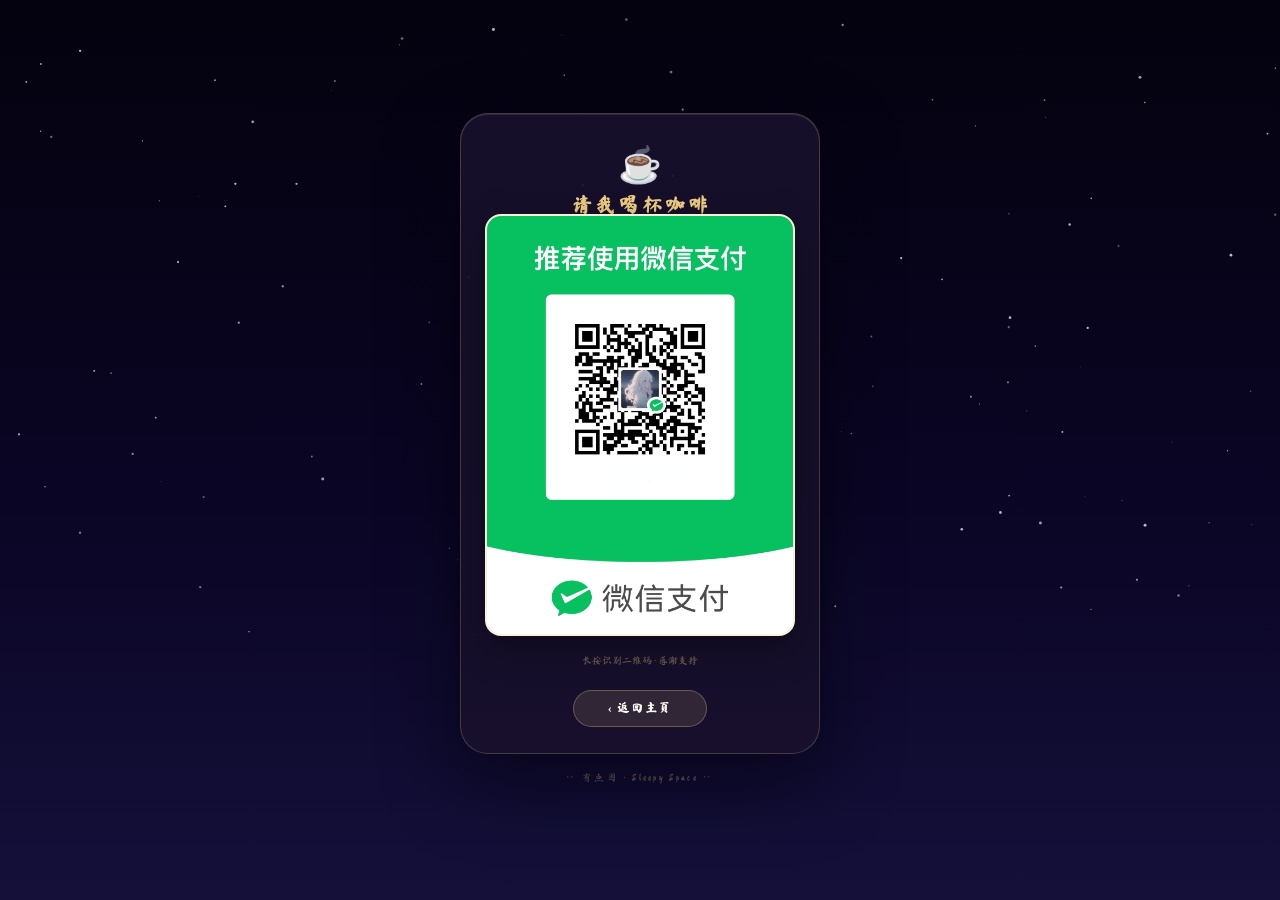
<file: coffee.html>
<!DOCTYPE html>
<html lang="zh-CN">
<head>
<meta charset="UTF-8">
<meta name="viewport" content="width=device-width,initial-scale=1,viewport-fit=cover">
<title>请我喝杯咖啡 · 有点困</title>
<link rel="preconnect" href="https://fonts.loli.net">
<link rel="stylesheet" href="https://fonts.loli.net/css2?family=Ma+Shan+Zheng&display=swap">
<style>
*{box-sizing:border-box;margin:0;padding:0}
html,body{height:100%}
body{font-family:"Ma Shan Zheng","Xingkai SC","STXingkai","Kaiti SC","STKaiti","KaiTi","楷体",serif;
  background:linear-gradient(180deg,#04020e 0%,#0a0524 55%,#14103a 100%);
  color:#f2ede0;overflow-x:hidden;-webkit-tap-highlight-color:transparent}
#sky{position:fixed;inset:0;z-index:0;pointer-events:none}
.coffee-wrap{position:relative;z-index:1;min-height:100svh;display:flex;flex-direction:column;
  align-items:center;justify-content:center;padding:max(22px,env(safe-area-inset-top)) 24px max(26px,env(safe-area-inset-bottom))}
.coffee-card{width:min(360px,100%);text-align:center;padding:30px 24px 26px;border-radius:28px;
  background:rgba(24,16,44,.94);border:1px solid rgba(240,207,130,.22);
  box-shadow:0 28px 72px rgba(3,1,14,.6),inset 0 1px 0 rgba(255,255,255,.1);
  animation:pop .45s cubic-bezier(.16,1,.3,1)}
@keyframes pop{from{opacity:0;transform:scale(.9) translateY(20px)}to{opacity:1;transform:none}}
.cf-ic{font-size:2.2rem;margin-bottom:8px}
.cf-title{font-size:1.25rem;color:#f0cf82;font-weight:600;letter-spacing:.16em;text-indent:.16em}
.cf-sub{font-size:.7rem;color:rgba(240,207,130,.55);line-height:1.9;margin:10px 0 20px}
.cf-qr{position:relative;display:inline-block;border-radius:16px;overflow:hidden;
  border:2px solid rgba(240,207,130,.3);background:#fff;box-shadow:0 12px 36px rgba(0,0,0,.4)}
.cf-qr img{display:block;width:auto;height:auto;max-width:100%;max-height:54vh;margin:0 auto;
  -webkit-user-select:all;user-select:all;-webkit-touch-callout:default;touch-action:manipulation}
.cf-qr-tag{position:absolute;left:0;right:0;bottom:0;padding:5px 0;font-size:.56rem;letter-spacing:.1em;
  color:#fff;background:linear-gradient(180deg,transparent,rgba(0,0,0,.75));text-align:center}
.cf-tip{font-size:.62rem;color:rgba(240,207,130,.42);margin-top:14px;line-height:1.8}
.cf-back{display:inline-block;margin-top:20px;padding:10px 34px;border-radius:999px;cursor:pointer;
  font-family:inherit;font-size:.76rem;letter-spacing:.14em;color:#fffbef;font-weight:600;
  border:1px solid rgba(240,207,130,.3);background:rgba(240,207,130,.12);transition:.22s;text-decoration:none}
.cf-back:active{transform:scale(.96);background:rgba(240,207,130,.22)}
.cf-foot{margin-top:18px;font-size:.6rem;letter-spacing:.24em;color:rgba(240,207,130,.32)}
</style>
</head>
<body>
<canvas id="sky"></canvas>
<div class="coffee-wrap">
  <div class="coffee-card">
    <div class="cf-ic">☕</div>
    <div class="cf-title">请我喝杯咖啡</div>
    <div class="cf-qr">
      <img src="assets/qr-coffee.jpg" alt="收款码">
    </div>
    <div class="cf-tip">长按识别二维码 · 感谢支持</div>
    <a class="cf-back" href="index.html">‹ 返回主页</a>
  </div>
  <div class="cf-foot">‥ 有点困 · Sleepy Space ‥</div>
</div>
<script>
/* 星空粒子背景 */
(function(){
  var cv=document.getElementById('sky'),ctx=cv.getContext('2d');
  var W,H,DPR,stars=[];
  function resize(){
    DPR=Math.min(devicePixelRatio||1,2);W=cv.width=innerWidth*DPR;H=cv.height=innerHeight*DPR;
    cv.style.width=innerWidth+'px';cv.style.height=innerHeight+'px';
    stars=Array.from({length:120},function(){return{x:Math.random()*W,y:Math.random()*H*.7,
      r:(Math.random()*1.2+.3)*DPR,p:Math.random()*7,s:.3+Math.random()*.8};});
  }
  function draw(){
    ctx.clearRect(0,0,W,H);
    stars.forEach(function(s){
      s.y+=s.s*.12*DPR; if(s.y>H){s.y=-5;s.x=Math.random()*W;}
      var a=.35+.45*Math.abs(Math.sin(Date.now()*.001+s.p));
      ctx.beginPath();ctx.arc(s.x,s.y,s.r,0,7);ctx.fillStyle='rgba(240,238,255,'+a+')';ctx.fill();
    });
    requestAnimationFrame(draw);
  }
  addEventListener('resize',resize);resize();draw();
})();
</script>
</body>
</html>
</file>
